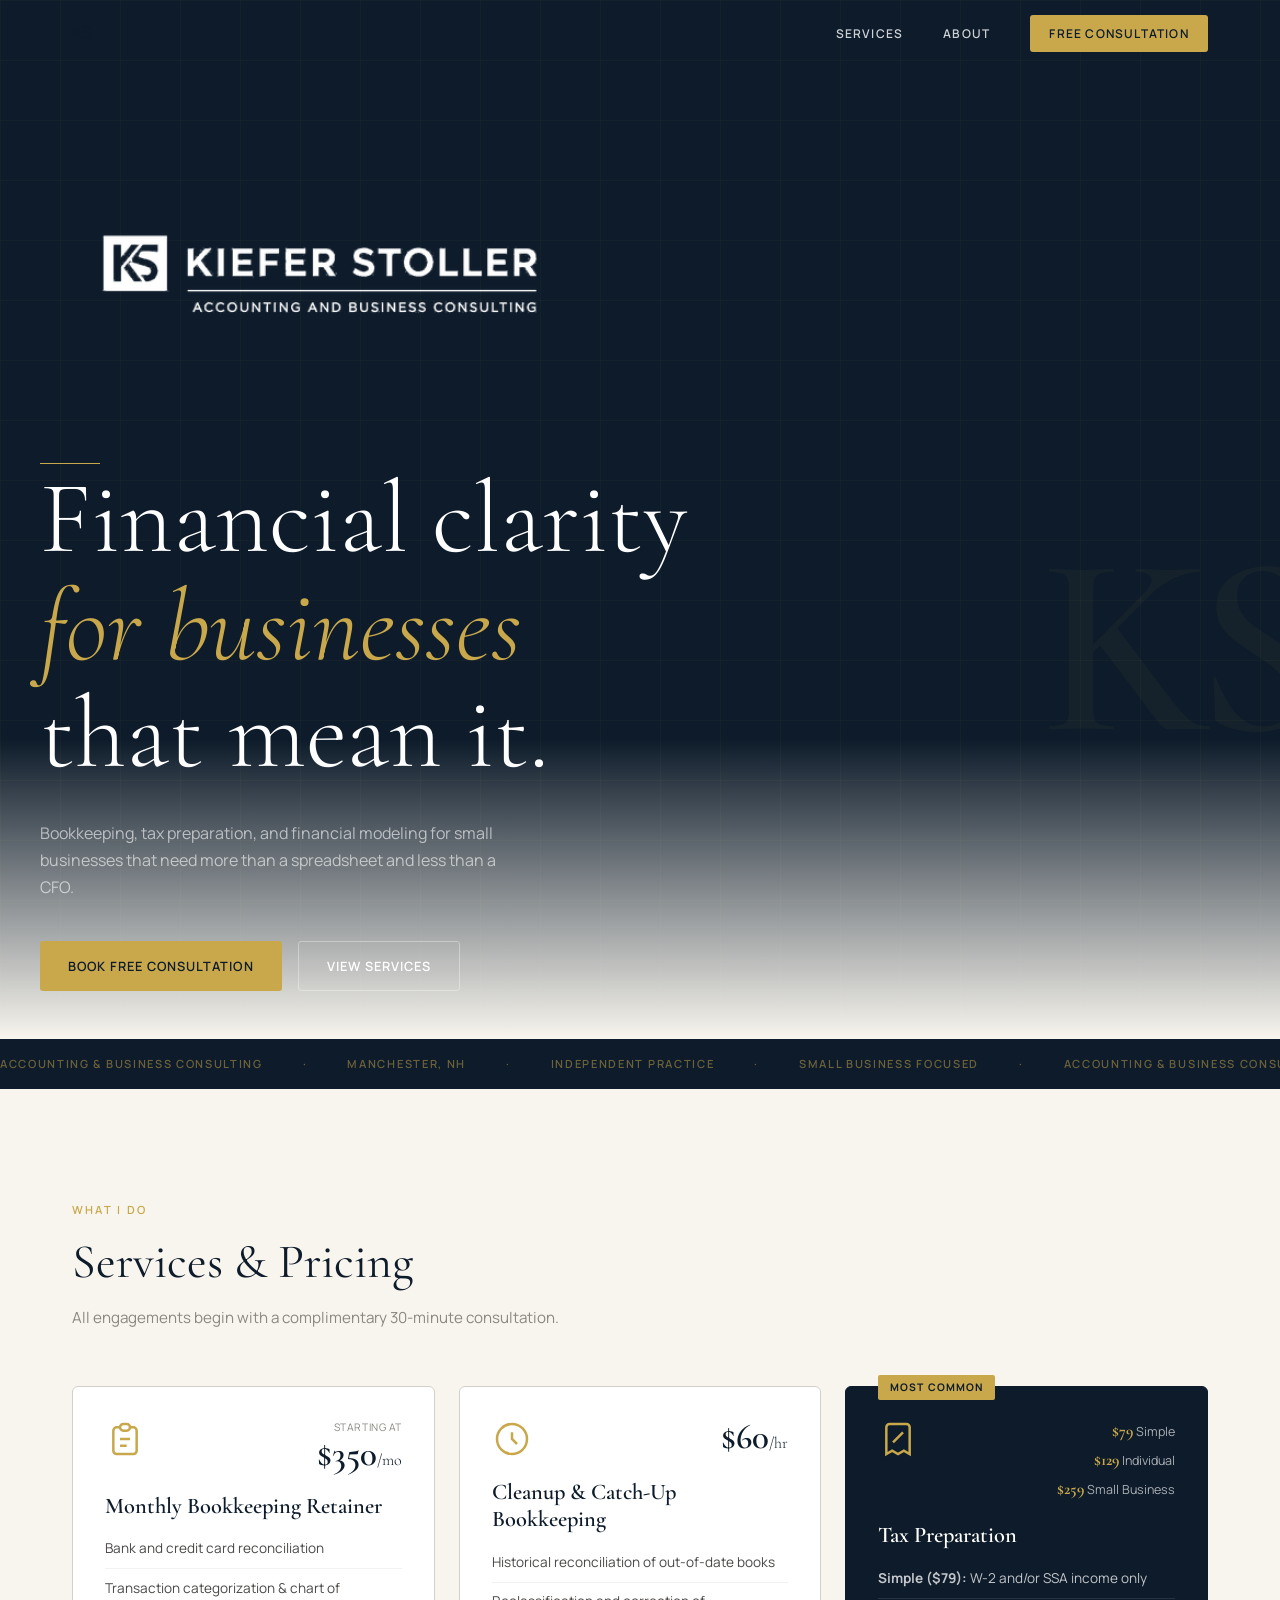
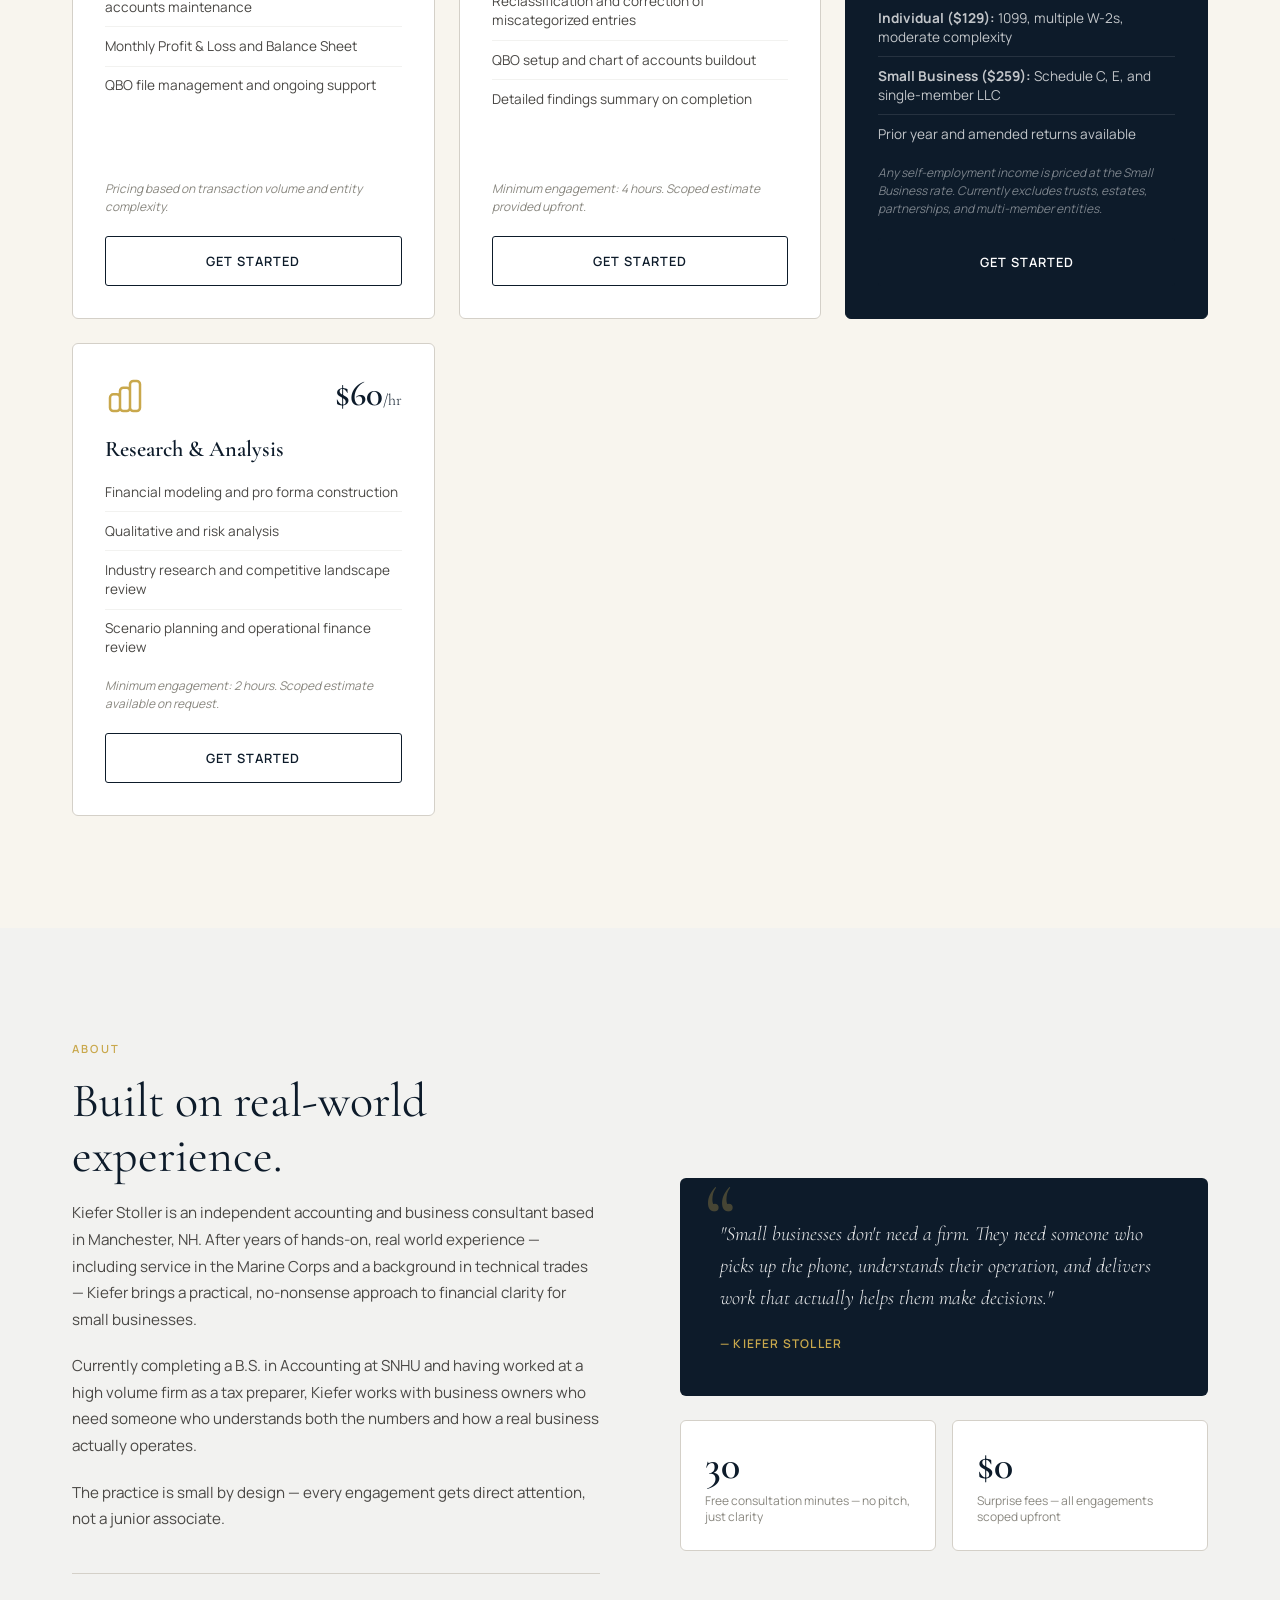
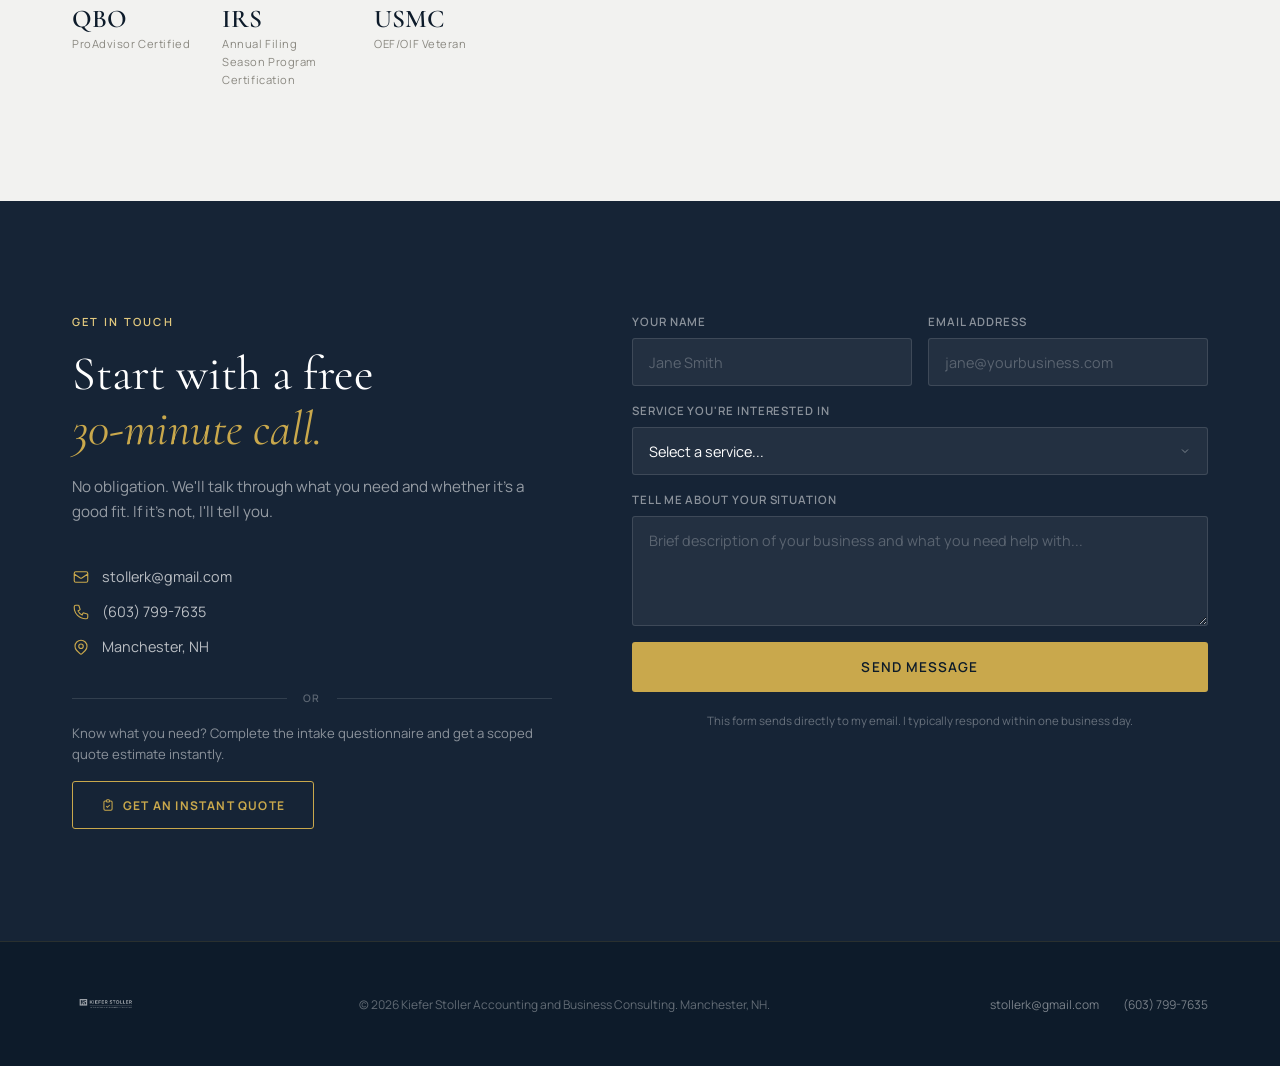
<file: index.html>
<!DOCTYPE html>
<html lang="en">
<head>
  <meta charset="UTF-8" />
  <meta name="viewport" content="width=device-width, initial-scale=1.0" />
  <title>Kiefer Stoller | Accounting & Business Consulting</title>
  <meta name="description" content="Independent accounting and business consulting for small businesses in Manchester, NH. Bookkeeping, tax preparation, financial modeling, and analysis." />
  <link rel="preconnect" href="https://fonts.googleapis.com" />
  <link rel="preconnect" href="https://fonts.gstatic.com" crossorigin />
  <link href="https://fonts.googleapis.com/css2?family=Cormorant+Garamond:ital,wght@0,300;0,400;0,600;1,300;1,400&family=Manrope:wght@300;400;500;600&display=swap" rel="stylesheet" />
  <link rel="stylesheet" href="css/styles.css" />
  <style>
  .intake-cta { margin-top: 2rem; }
  .intake-cta__divider { display:flex; align-items:center; gap:1rem; margin-bottom:1rem; }
  .intake-cta__divider::before, .intake-cta__divider::after { content:''; flex:1; height:1px; background:rgba(255,255,255,.12); }
  .intake-cta__divider span { font-size:.65rem; font-weight:600; letter-spacing:.15em; text-transform:uppercase; color:rgba(255,255,255,.3); }
  .intake-cta__text { font-size:.82rem; color:rgba(255,255,255,.5); line-height:1.6; margin-bottom:1rem; }
  .btn--intake { display:inline-flex; align-items:center; gap:.5rem; padding:.85rem 1.75rem; font-family:var(--font-body); font-size:.75rem; font-weight:700; letter-spacing:.1em; text-transform:uppercase; background:transparent; color:var(--gold); border:1px solid var(--gold); border-radius:var(--radius); cursor:pointer; transition:var(--transition); text-decoration:none; }
  .btn--intake:hover { background:var(--gold); color:var(--navy); transform:translateY(-2px); }
  </style>
</head>
<body>

  <!-- NAV -->
  <nav class="nav" id="nav">
    <div class="nav__inner">
      <a href="#hero" class="nav__logo">
        <span class="nav__logo-text">KS</span>
      </a>
      <ul class="nav__links">
        <li><a href="#services">Services</a></li>
        <li><a href="#about">About</a></li>
        <li><a href="#contact" class="nav__cta">Free Consultation</a></li>
      </ul>
      <button class="nav__hamburger" id="hamburger" aria-label="Toggle menu">
        <span></span><span></span><span></span>
      </button>
    </div>
    <div class="nav__mobile" id="mobileMenu">
      <a href="#services" class="mobile-link">Services</a>
      <a href="#about" class="mobile-link">About</a>
      <a href="#contact" class="mobile-link">Free Consultation</a>
    </div>
  </nav>

  <!-- HERO -->
  <section class="hero" id="hero">
    <div class="hero__bg-grid"></div>
    <div class="hero__content">
      <div class="hero__logo-wrap reveal">
        <img src="[data-uri]" alt="Kiefer Stoller" class="hero__logo" />
      </div>
      <div class="hero__divider reveal"></div>
      <h1 class="hero__headline reveal">
        Financial clarity<br />
        <em>for businesses</em><br />
        that mean it.
      </h1>
      <p class="hero__sub reveal">
        Bookkeeping, tax preparation, and financial modeling for small businesses
        that need more than a spreadsheet and less than a CFO.
      </p>
      <div class="hero__actions reveal">
        <a href="#contact" class="btn btn--primary">Book Free Consultation</a>
        <a href="#services" class="btn btn--ghost">View Services</a>
      </div>
    </div>
    <div class="hero__mark reveal-right">
      <span>KS</span>
    </div>
  </section>

  <!-- DIVIDER -->
  <div class="divider">
    <span>Accounting &amp; Business Consulting</span>
    <span aria-hidden="true">&middot;</span>
    <span>Manchester, NH</span>
    <span aria-hidden="true">&middot;</span>
    <span>Independent Practice</span>
    <span aria-hidden="true">&middot;</span>
    <span>Small Business Focused</span>
    <span aria-hidden="true">&middot;</span>
    <span>Accounting &amp; Business Consulting</span>
    <span aria-hidden="true">&middot;</span>
    <span>Manchester, NH</span>
  </div>

  <!-- SERVICES -->
  <section class="services" id="services">
    <div class="container">
      <div class="section-header reveal">
        <span class="section-label">What I Do</span>
        <h2 class="section-title">Services &amp; Pricing</h2>
        <p class="section-sub">All engagements begin with a complimentary 30-minute consultation.</p>
      </div>

      <div class="services__grid">

        <div class="service-card reveal">
          <div class="service-card__top">
            <div class="service-card__icon">
              <svg viewBox="0 0 24 24" fill="none" stroke="currentColor" stroke-width="1.5"><path d="M9 5H7a2 2 0 00-2 2v12a2 2 0 002 2h10a2 2 0 002-2V7a2 2 0 00-2-2h-2M9 5a2 2 0 002 2h2a2 2 0 002-2M9 5a2 2 0 012-2h2a2 2 0 012 2"/><path d="M9 12h6M9 16h4"/></svg>
            </div>
            <div class="service-card__pricing">
              <span class="price-from">Starting at</span>
              <span class="price-amount">$350<span class="price-unit">/mo</span></span>
            </div>
          </div>
          <h3 class="service-card__title">Monthly Bookkeeping Retainer</h3>
          <ul class="service-card__list">
            <li>Bank and credit card reconciliation</li>
            <li>Transaction categorization &amp; chart of accounts maintenance</li>
            <li>Monthly Profit &amp; Loss and Balance Sheet</li>
            <li>QBO file management and ongoing support</li>
          </ul>
          <p class="service-card__note">Pricing based on transaction volume and entity complexity.</p>
          <a href="#contact" class="btn btn--outline">Get Started</a>
        </div>

        <div class="service-card reveal">
          <div class="service-card__top">
            <div class="service-card__icon">
              <svg viewBox="0 0 24 24" fill="none" stroke="currentColor" stroke-width="1.5"><path d="M12 8v4l3 3m6-3a9 9 0 11-18 0 9 9 0 0118 0z"/></svg>
            </div>
            <div class="service-card__pricing">
              <span class="price-amount">$60<span class="price-unit">/hr</span></span>
            </div>
          </div>
          <h3 class="service-card__title">Cleanup &amp; Catch-Up Bookkeeping</h3>
          <ul class="service-card__list">
            <li>Historical reconciliation of out-of-date books</li>
            <li>Reclassification and correction of miscategorized entries</li>
            <li>QBO setup and chart of accounts buildout</li>
            <li>Detailed findings summary on completion</li>
          </ul>
          <p class="service-card__note">Minimum engagement: 4 hours. Scoped estimate provided upfront.</p>
          <a href="#contact" class="btn btn--outline">Get Started</a>
        </div>

        <div class="service-card service-card--featured reveal">
          <div class="service-card__badge">Most Common</div>
          <div class="service-card__top">
            <div class="service-card__icon">
              <svg viewBox="0 0 24 24" fill="none" stroke="currentColor" stroke-width="1.5"><path d="M9 14l6-6m-5.5.5h.01m4.99 5h.01M19 21V5a2 2 0 00-2-2H7a2 2 0 00-2 2v16l3.5-2 3.5 2 3.5-2 3.5 2z"/></svg>
            </div>
            <div class="service-card__pricing service-card__pricing--tiers">
              <span class="price-tier"><strong>$79</strong> Simple</span>
              <span class="price-tier"><strong>$129</strong> Individual</span>
              <span class="price-tier"><strong>$259</strong> Small Business</span>
            </div>
          </div>
          <h3 class="service-card__title">Tax Preparation</h3>
          <ul class="service-card__list">
            <li><strong>Simple ($79):</strong> W-2 and/or SSA income only</li>
            <li><strong>Individual ($129):</strong> 1099, multiple W-2s, moderate complexity</li>
            <li><strong>Small Business ($259):</strong> Schedule C, E, and single-member LLC</li>
            <li>Prior year and amended returns available</li>
          </ul>
          <p class="service-card__note">Any self-employment income is priced at the Small Business rate. Currently excludes trusts, estates, partnerships, and multi-member entities.</p>
          <a href="#contact" class="btn btn--primary-dark">Get Started</a>
        </div>

        <div class="service-card reveal">
          <div class="service-card__top">
            <div class="service-card__icon">
              <svg viewBox="0 0 24 24" fill="none" stroke="currentColor" stroke-width="1.5"><path d="M9 19v-6a2 2 0 00-2-2H5a2 2 0 00-2 2v6a2 2 0 002 2h2a2 2 0 002-2zm0 0V9a2 2 0 012-2h2a2 2 0 012 2v10m-6 0a2 2 0 002 2h2a2 2 0 002-2m0 0V5a2 2 0 012-2h2a2 2 0 012 2v14a2 2 0 01-2 2h-2a2 2 0 01-2-2z"/></svg>
            </div>
            <div class="service-card__pricing">
              <span class="price-amount">$60<span class="price-unit">/hr</span></span>
            </div>
          </div>
          <h3 class="service-card__title">Research &amp; Analysis</h3>
          <ul class="service-card__list">
            <li>Financial modeling and pro forma construction</li>
            <li>Qualitative and risk analysis</li>
            <li>Industry research and competitive landscape review</li>
            <li>Scenario planning and operational finance review</li>
          </ul>
          <p class="service-card__note">Minimum engagement: 2 hours. Scoped estimate available on request.</p>
          <a href="#contact" class="btn btn--outline">Get Started</a>
        </div>

      </div>
    </div>
  </section>

  <!-- ABOUT -->
  <section class="about" id="about">
    <div class="container about__inner">
      <div class="about__left reveal">
        <span class="section-label">About</span>
        <h2 class="section-title">Built on real-world experience.</h2>
        <p>Kiefer Stoller is an independent accounting and business consultant based in Manchester, NH. After years of hands-on, real world experience &mdash; including service in the Marine Corps and a background in technical trades &mdash; Kiefer brings a practical, no-nonsense approach to financial clarity for small businesses.</p>
        <p>Currently completing a B.S. in Accounting at SNHU and having worked at a high volume firm as a tax preparer, Kiefer works with business owners who need someone who understands both the numbers and how a real business actually operates.</p>
        <p>The practice is small by design &mdash; every engagement gets direct attention, not a junior associate.</p>
        <div class="about__credentials">
          <div class="credential">
            <span class="credential__value">QBO</span>
            <span class="credential__label">ProAdvisor Certified</span>
          </div>
          <div class="credential">
            <span class="credential__value">IRS</span>
            <span class="credential__label">Annual Filing Season Program Certification</span>
          </div>
          <div class="credential">
            <span class="credential__value">USMC</span>
            <span class="credential__label">OEF/OIF Veteran</span>
          </div>
        </div>
      </div>
      <div class="about__right reveal-right">
        <div class="about__card">
          <blockquote>
            "Small businesses don't need a firm. They need someone who picks up the phone, understands their operation, and delivers work that actually helps them make decisions."
          </blockquote>
          <cite>&mdash; Kiefer Stoller</cite>
        </div>
        <div class="about__stat-grid">
          <div class="about__stat">
            <span class="stat-number">30</span>
            <span class="stat-label">Free consultation minutes &mdash; no pitch, just clarity</span>
          </div>
          <div class="about__stat">
            <span class="stat-number">$0</span>
            <span class="stat-label">Surprise fees &mdash; all engagements scoped upfront</span>
          </div>
        </div>
      </div>
    </div>
  </section>

  <!-- CONTACT -->
  <section class="contact" id="contact">
    <div class="container">
      <div class="contact__inner reveal">
        <div class="contact__left">
          <span class="section-label section-label--light">Get in Touch</span>
          <h2 class="section-title section-title--light">Start with a free<br /><em>30-minute call.</em></h2>
          <p class="contact__sub">No obligation. We'll talk through what you need and whether it's a good fit. If it's not, I'll tell you.</p>
          <div class="contact__details">
            <a href="mailto:stollerk@gmail.com" class="contact__item">
              <svg viewBox="0 0 24 24" fill="none" stroke="currentColor" stroke-width="1.5"><path d="M3 8l7.89 5.26a2 2 0 002.22 0L21 8M5 19h14a2 2 0 002-2V7a2 2 0 00-2-2H5a2 2 0 00-2 2v10a2 2 0 002 2z"/></svg>
              stollerk@gmail.com
            </a>
            <a href="tel:+16037997635" class="contact__item">
              <svg viewBox="0 0 24 24" fill="none" stroke="currentColor" stroke-width="1.5"><path d="M3 5a2 2 0 012-2h3.28a1 1 0 01.948.684l1.498 4.493a1 1 0 01-.502 1.21l-2.257 1.13a11.042 11.042 0 005.516 5.516l1.13-2.257a1 1 0 011.21-.502l4.493 1.498a1 1 0 01.684.949V19a2 2 0 01-2 2h-1C9.716 21 3 14.284 3 6V5z"/></svg>
              (603) 799-7635
            </a>
            <span class="contact__item contact__item--plain">
              <svg viewBox="0 0 24 24" fill="none" stroke="currentColor" stroke-width="1.5"><path d="M17.657 16.657L13.414 20.9a1.998 1.998 0 01-2.827 0l-4.244-4.243a8 8 0 1111.314 0z"/><path d="M15 11a3 3 0 11-6 0 3 3 0 016 0z"/></svg>
              Manchester, NH
            </span>
          </div>
          <div class="intake-cta">
            <div class="intake-cta__divider"><span>or</span></div>
            <p class="intake-cta__text">Know what you need? Complete the intake questionnaire and get a scoped quote estimate instantly.</p>
            <a href="intake.html" class="btn btn--intake">
              <svg viewBox="0 0 24 24" fill="none" stroke="currentColor" stroke-width="1.75" style="width:14px;height:14px"><path d="M9 5H7a2 2 0 00-2 2v12a2 2 0 002 2h10a2 2 0 002-2V7a2 2 0 00-2-2h-2M9 5a2 2 0 002 2h2a2 2 0 002-2M9 5a2 2 0 012-2h2a2 2 0 012 2m-6 9l2 2 4-4"/></svg>
              Get an Instant Quote
            </a>
          </div>
        </div>
        <div class="contact__right">
          <form class="contact-form" id="contactForm" novalidate>
            <div class="form-row">
              <div class="form-group">
                <label for="name">Your Name</label>
                <input type="text" id="name" name="name" placeholder="Jane Smith" required />
              </div>
              <div class="form-group">
                <label for="email">Email Address</label>
                <input type="email" id="email" name="email" placeholder="jane@yourbusiness.com" required />
              </div>
            </div>
            <div class="form-group">
              <label for="service">Service You're Interested In</label>
              <select id="service" name="service">
                <option value="">Select a service...</option>
                <option value="bookkeeping">Monthly Bookkeeping Retainer</option>
                <option value="cleanup">Cleanup &amp; Catch-Up Bookkeeping</option>
                <option value="tax">Tax Preparation</option>
                <option value="analysis">Research &amp; Analysis</option>
                <option value="unsure">Not Sure Yet</option>
              </select>
            </div>
            <div class="form-group">
              <label for="message">Tell Me About Your Situation</label>
              <textarea id="message" name="message" rows="4" placeholder="Brief description of your business and what you need help with..."></textarea>
            </div>
            <button type="submit" class="btn btn--submit">Send Message</button>
            <p class="form-note">This form sends directly to my email. I typically respond within one business day.</p>
          </form>
        </div>
      </div>
    </div>
  </section>

  <!-- FOOTER -->
  <footer class="footer">
    <div class="container footer__inner">
      <img src="[data-uri]" alt="Kiefer Stoller" class="footer__logo" />
      <p class="footer__copy">&copy; <span id="year"></span> Kiefer Stoller Accounting and Business Consulting. Manchester, NH.</p>
      <div class="footer__links">
        <a href="mailto:stollerk@gmail.com">stollerk@gmail.com</a>
        <a href="tel:+16037997635">(603) 799-7635</a>
      </div>
    </div>
  </footer>

  <script src="js/main.js"></script>
</body>
</html>
</file>
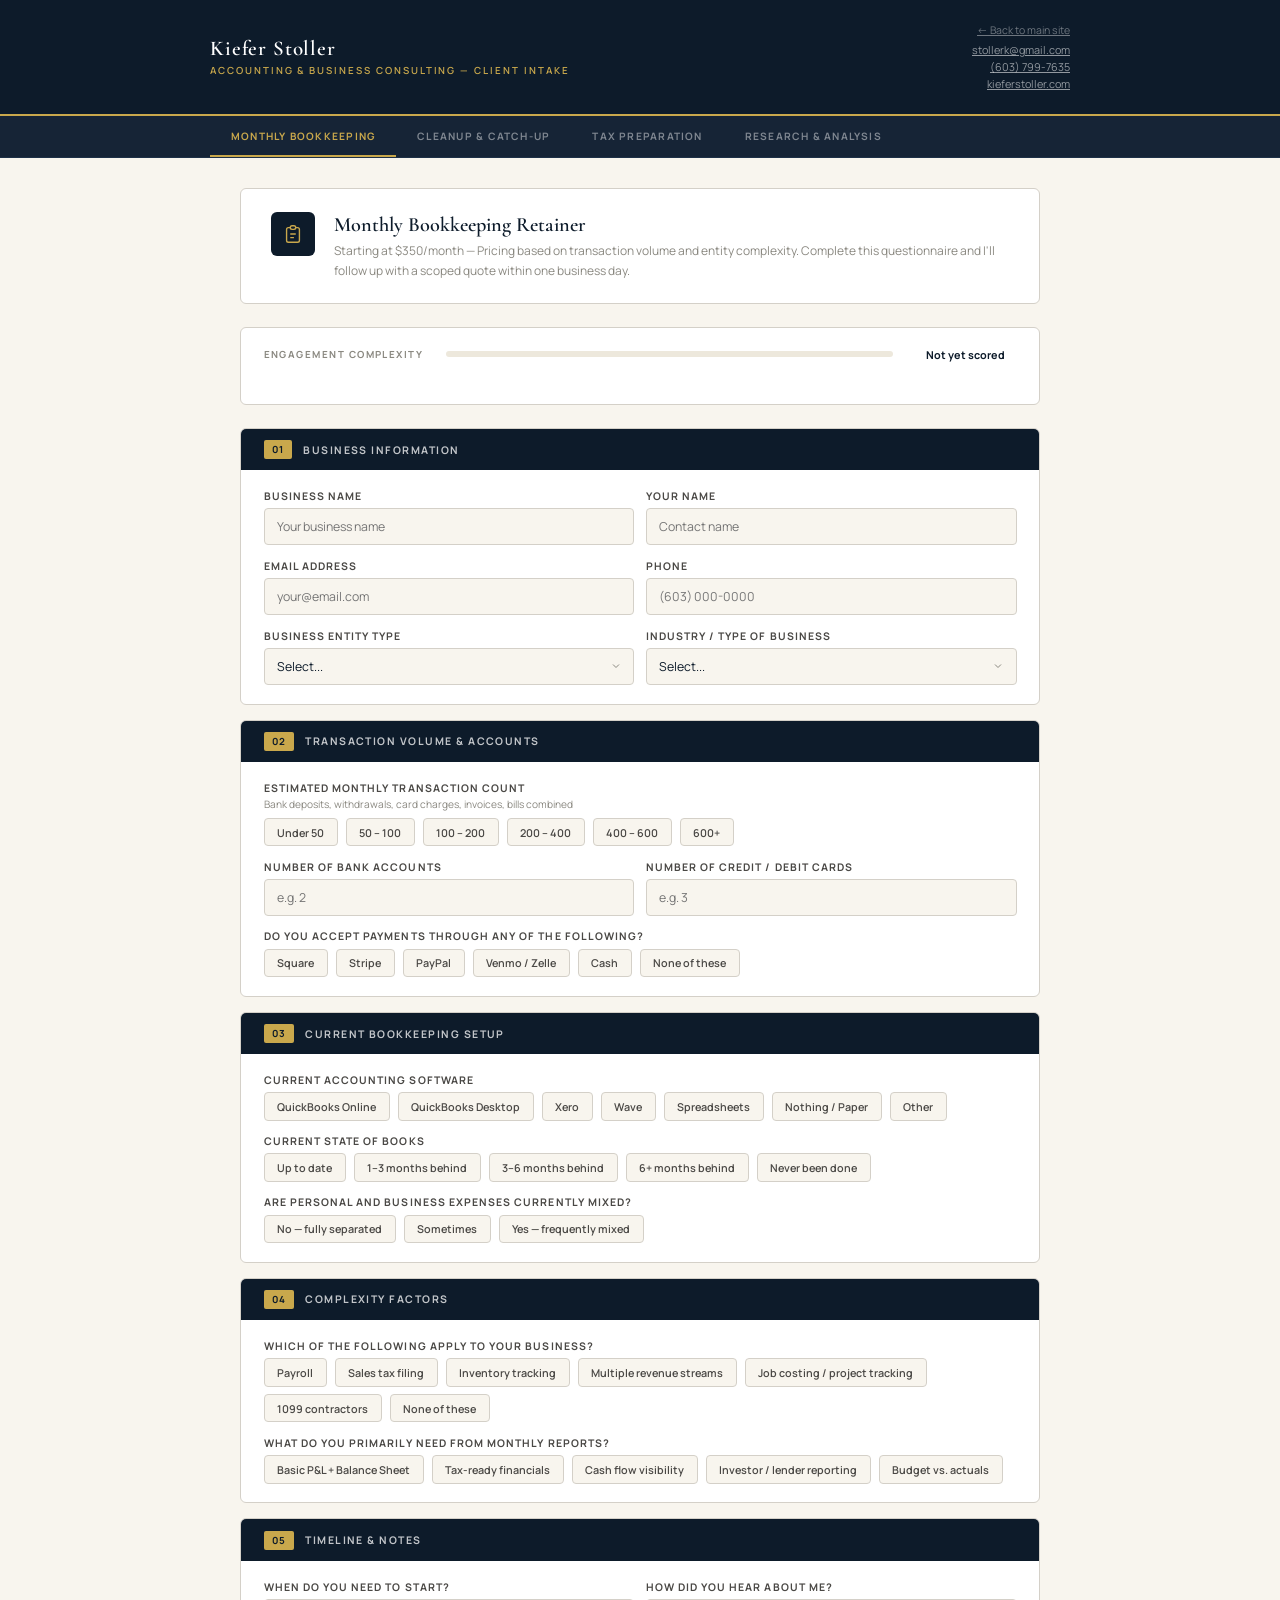
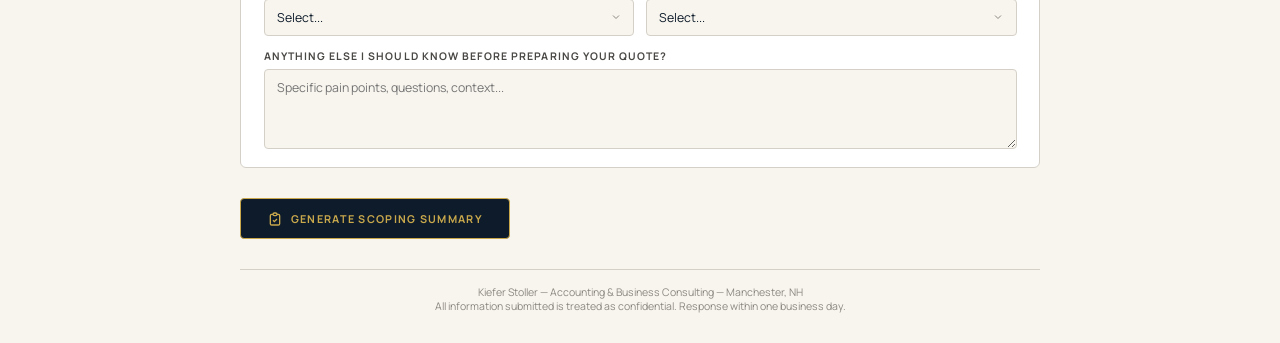
<file: intake.html>
<!DOCTYPE html>
<html lang="en">
<head>
<meta charset="UTF-8"/>
<meta name="viewport" content="width=device-width,initial-scale=1.0"/>
<title>Kiefer Stoller | Client Intake Questionnaire</title>
<link rel="preconnect" href="https://fonts.googleapis.com"/>
<link rel="preconnect" href="https://fonts.gstatic.com" crossorigin/>
<link href="https://fonts.googleapis.com/css2?family=Cormorant+Garamond:ital,wght@0,400;0,600;1,400&family=Manrope:wght@300;400;500;600;700&display=swap" rel="stylesheet"/>
<style>
*,*::before,*::after{box-sizing:border-box;margin:0;padding:0}
:root{
  --navy:#0D1B2A;--navy-mid:#162436;--navy-lt:#1E3148;
  --gold:#C9A84C;--gold-lt:#E2C97E;
  --cream:#F8F5EE;--cream-dk:#EDE8DC;
  --white:#FFFFFF;
  --gray-2:#D4D0C8;--gray-5:#8A8880;--gray-7:#4A4845;
  --green:#27AE60;--amber:#E67E22;--red:#E74C3C;
}
html{font-size:15px;scroll-behavior:smooth}
body{font-family:'Manrope',sans-serif;background:var(--cream);color:var(--navy);min-height:100vh}

/* HEADER */
.hdr{background:var(--navy);padding:1.5rem 2rem;border-bottom:2px solid var(--gold)}
.hdr-inner{max-width:860px;margin:0 auto;display:flex;align-items:center;justify-content:space-between;flex-wrap:wrap;gap:1rem}
.hdr-brand{display:flex;flex-direction:column;gap:3px}
.hdr-name{font-family:'Cormorant Garamond',serif;font-size:1.4rem;font-weight:600;color:var(--white);letter-spacing:.04em}
.hdr-sub{font-size:.65rem;font-weight:600;letter-spacing:.2em;text-transform:uppercase;color:var(--gold)}
.hdr-contact{display:flex;flex-direction:column;align-items:flex-end;gap:2px}
.hdr-contact a{font-size:.72rem;color:rgba(255,255,255,.55);transition:color .2s}
.hdr-contact a:hover{color:var(--gold)}

/* SERVICE SELECTOR */
.service-selector{background:var(--navy-mid);border-bottom:1px solid var(--navy-lt);padding:0 2rem}
.service-selector-inner{max-width:860px;margin:0 auto;display:flex;gap:0;overflow-x:auto}
.svc-tab{padding:.85rem 1.4rem;font-size:.68rem;font-weight:700;letter-spacing:.12em;text-transform:uppercase;color:rgba(255,255,255,.45);cursor:pointer;border-bottom:2px solid transparent;white-space:nowrap;transition:.2s}
.svc-tab:hover{color:rgba(255,255,255,.7)}
.svc-tab.active{color:var(--gold);border-bottom-color:var(--gold)}

/* MAIN */
.main{max-width:860px;margin:0 auto;padding:2rem}

/* INTRO CARD */
.intro-card{background:var(--white);border:1px solid var(--gray-2);border-radius:6px;padding:1.5rem 2rem;margin-bottom:1.5rem;display:flex;align-items:flex-start;gap:1.25rem}
.intro-icon{width:44px;height:44px;background:var(--navy);border-radius:6px;display:flex;align-items:center;justify-content:center;flex-shrink:0}
.intro-icon svg{width:22px;height:22px;color:var(--gold)}
.intro-title{font-family:'Cormorant Garamond',serif;font-size:1.35rem;font-weight:600;color:var(--navy);margin-bottom:.3rem}
.intro-desc{font-size:.8rem;color:var(--gray-5);line-height:1.65}

/* COMPLEXITY METER */
.complexity-bar{background:var(--white);border:1px solid var(--gray-2);border-radius:6px;padding:1rem 1.5rem;margin-bottom:1.5rem;display:flex;align-items:center;gap:1.5rem;flex-wrap:wrap}
.cx-label{font-size:.65rem;font-weight:700;letter-spacing:.15em;text-transform:uppercase;color:var(--gray-5);flex-shrink:0}
.cx-track{flex:1;min-width:180px;height:6px;background:var(--cream-dk);border-radius:3px;overflow:hidden}
.cx-fill{height:100%;border-radius:3px;transition:width .4s ease,background .4s ease;width:0%}
.cx-badge{font-size:.72rem;font-weight:700;padding:.25rem .75rem;border-radius:20px;flex-shrink:0}
.cx-low{background:rgba(39,174,96,.15);color:#1a7a40}
.cx-mid{background:rgba(230,126,34,.15);color:#b35a0a}
.cx-high{background:rgba(231,76,60,.15);color:#b52a1c}
.cx-note{font-size:.7rem;color:var(--gray-5);width:100%;margin-top:.1rem}

/* SECTIONS */
.form-section{background:var(--white);border:1px solid var(--gray-2);border-radius:6px;margin-bottom:1rem;overflow:hidden}
.sec-hdr{padding:.75rem 1.5rem;background:var(--navy);display:flex;align-items:center;gap:.75rem}
.sec-hdr-num{font-size:.65rem;font-weight:700;letter-spacing:.1em;background:var(--gold);color:var(--navy);padding:.2rem .55rem;border-radius:2px}
.sec-hdr-title{font-size:.7rem;font-weight:700;letter-spacing:.14em;text-transform:uppercase;color:rgba(255,255,255,.75)}
.sec-body{padding:1.25rem 1.5rem;display:flex;flex-direction:column;gap:.9rem}

/* FORM FIELDS */
.field{display:flex;flex-direction:column;gap:.35rem}
.field-row{display:grid;grid-template-columns:1fr 1fr;gap:.75rem}
.field label{font-size:.7rem;font-weight:700;letter-spacing:.1em;text-transform:uppercase;color:var(--gray-7)}
.field .sublabel{font-size:.68rem;color:var(--gray-5);margin-top:-.2rem;margin-bottom:.1rem}
.field input[type=text],
.field input[type=email],
.field input[type=tel],
.field input[type=number],
.field select,
.field textarea{
  background:var(--cream);border:1px solid var(--gray-2);border-radius:4px;
  padding:.6rem .85rem;font-family:'Manrope',sans-serif;font-size:.82rem;
  color:var(--navy);outline:none;transition:border-color .2s;width:100%;
}
.field input:focus,.field select:focus,.field textarea:focus{border-color:var(--gold)}
.field textarea{resize:vertical;min-height:80px}
.field select{cursor:pointer;-webkit-appearance:none;background-image:url("data:image/svg+xml,%3Csvg xmlns='http://www.w3.org/2000/svg' width='12' height='12' viewBox='0 0 24 24' fill='none' stroke='%238A8880' stroke-width='2'%3E%3Cpath d='M6 9l6 6 6-6'/%3E%3C/svg%3E");background-repeat:no-repeat;background-position:right .75rem center;padding-right:2rem}

/* RADIO / CHECKBOX GROUPS */
.opt-group{display:flex;flex-wrap:wrap;gap:.5rem}
.opt-btn{font-size:.72rem;font-weight:600;padding:.38rem .85rem;border:1px solid var(--gray-2);border-radius:4px;cursor:pointer;color:var(--gray-7);background:var(--cream);transition:.2s;user-select:none}
.opt-btn:hover{border-color:var(--gold);color:var(--navy)}
.opt-btn.selected{background:var(--navy);border-color:var(--navy);color:var(--white)}
.opt-btn.selected.multi{background:rgba(201,168,76,.15);border-color:var(--gold);color:var(--navy)}

/* PANE */
.pane{display:none}.pane.active{display:block}

/* SUMMARY */
.summary-box{background:var(--navy);border-radius:6px;padding:1.5rem;margin-top:1.5rem;display:none}
.summary-box.visible{display:block}
.sum-title{font-family:'Cormorant Garamond',serif;font-size:1.2rem;font-weight:600;color:var(--white);margin-bottom:1rem;padding-bottom:.75rem;border-bottom:1px solid rgba(201,168,76,.25)}
.sum-grid{display:grid;grid-template-columns:1fr 1fr;gap:.5rem .75rem;margin-bottom:1rem}
.sum-row{display:flex;flex-direction:column;gap:2px}
.sum-k{font-size:.6rem;font-weight:700;letter-spacing:.12em;text-transform:uppercase;color:rgba(255,255,255,.4)}
.sum-v{font-size:.8rem;color:rgba(255,255,255,.85)}
.sum-quote{background:rgba(201,168,76,.1);border:1px solid rgba(201,168,76,.3);border-radius:4px;padding:1rem;margin:.75rem 0}
.sum-quote-lbl{font-size:.62rem;font-weight:700;letter-spacing:.14em;text-transform:uppercase;color:var(--gold);margin-bottom:.4rem}
.sum-quote-val{font-size:1.1rem;font-weight:700;color:var(--gold)}
.sum-quote-note{font-size:.7rem;color:rgba(255,255,255,.5);margin-top:.25rem}
.sum-actions{display:flex;gap:.75rem;flex-wrap:wrap;margin-top:1rem}
.btn-copy{background:var(--gold);color:var(--navy);border:none;border-radius:4px;padding:.7rem 1.5rem;font-family:'Manrope',sans-serif;font-size:.72rem;font-weight:700;letter-spacing:.1em;text-transform:uppercase;cursor:pointer;transition:.2s}
.btn-copy:hover{background:var(--gold-lt)}
.btn-print{background:transparent;color:rgba(255,255,255,.55);border:1px solid rgba(255,255,255,.15);border-radius:4px;padding:.7rem 1.5rem;font-family:'Manrope',sans-serif;font-size:.72rem;font-weight:700;letter-spacing:.1em;text-transform:uppercase;cursor:pointer;transition:.2s}
.btn-submit-email{background:var(--gold);color:var(--navy);border:none;border-radius:4px;padding:.7rem 1.5rem;font-family:'Manrope',sans-serif;font-size:.72rem;font-weight:700;letter-spacing:.1em;text-transform:uppercase;cursor:pointer;transition:.2s}
.btn-submit-email:hover{background:var(--gold-lt)}
.btn-submit-email.sent{background:var(--green);color:white}
.btn-print:hover{color:var(--white);border-color:rgba(255,255,255,.4)}
.btn-generate{display:inline-flex;align-items:center;gap:.5rem;background:var(--navy);color:var(--gold);border:1px solid var(--gold);border-radius:4px;padding:.75rem 1.75rem;font-family:'Manrope',sans-serif;font-size:.72rem;font-weight:700;letter-spacing:.12em;text-transform:uppercase;cursor:pointer;transition:.2s;margin-top:1rem}
.btn-generate:hover{background:rgba(201,168,76,.1)}

/* FOOTER NOTE */
.footer-note{text-align:center;font-size:.7rem;color:var(--gray-5);margin-top:2rem;padding-top:1rem;border-top:1px solid var(--gray-2)}

@media(max-width:640px){
  .field-row{grid-template-columns:1fr}
  .sum-grid{grid-template-columns:1fr}
  .main{padding:1rem}
}
@media print{
  .service-selector,.hdr-contact,.btn-generate,.sum-actions,.svc-tab:not(.active){display:none}
  .pane.active{display:block}
  body{background:white}
}
</style>
</head>
<body>

<div class="hdr">
  <div class="hdr-inner">
    <div class="hdr-brand">
      <span class="hdr-name">Kiefer Stoller</span>
      <span class="hdr-sub">Accounting &amp; Business Consulting &mdash; Client Intake</span>
    </div>
    <div class="hdr-contact">
      <a href="index.html" style="font-size:.7rem;color:rgba(255,255,255,.4);margin-bottom:.25rem;display:block;transition:color .2s" onmouseover="this.style.color='#C9A84C'" onmouseout="this.style.color='rgba(255,255,255,.4)'">&#8592; Back to main site</a>
      <a href="mailto:stollerk@gmail.com">stollerk@gmail.com</a>
      <a href="tel:+16037997635">(603) 799-7635</a>
      <a href="https://ks-consulting603.github.io/Consulting/" target="_blank">kieferstoller.com</a>
    </div>
  </div>
</div>

<div class="service-selector">
  <div class="service-selector-inner">
    <div class="svc-tab active" onclick="switchService('bookkeeping')">Monthly Bookkeeping</div>
    <div class="svc-tab" onclick="switchService('cleanup')">Cleanup &amp; Catch-Up</div>
    <div class="svc-tab" onclick="switchService('tax')">Tax Preparation</div>
    <div class="svc-tab" onclick="switchService('analysis')">Research &amp; Analysis</div>
  </div>
</div>

<div class="main">

<!-- ======== MONTHLY BOOKKEEPING ======== -->
<div class="pane active" id="pane-bookkeeping">
  <div class="intro-card">
    <div class="intro-icon"><svg viewBox="0 0 24 24" fill="none" stroke="currentColor" stroke-width="1.5"><path d="M9 5H7a2 2 0 00-2 2v12a2 2 0 002 2h10a2 2 0 002-2V7a2 2 0 00-2-2h-2M9 5a2 2 0 002 2h2a2 2 0 002-2M9 5a2 2 0 012-2h2a2 2 0 012 2"/><path d="M9 12h6M9 16h4"/></svg></div>
    <div>
      <div class="intro-title">Monthly Bookkeeping Retainer</div>
      <div class="intro-desc">Starting at $350/month &mdash; Pricing based on transaction volume and entity complexity. Complete this questionnaire and I'll follow up with a scoped quote within one business day.</div>
    </div>
  </div>

  <div class="complexity-bar">
    <span class="cx-label">Engagement Complexity</span>
    <div class="cx-track"><div class="cx-fill" id="bk-cx-fill"></div></div>
    <span class="cx-badge" id="bk-cx-badge">Not yet scored</span>
    <div class="cx-note" id="bk-cx-note"></div>
  </div>

  <div class="form-section">
    <div class="sec-hdr"><span class="sec-hdr-num">01</span><span class="sec-hdr-title">Business Information</span></div>
    <div class="sec-body">
      <div class="field-row">
        <div class="field"><label>Business Name</label><input type="text" id="bk-bizname" placeholder="Your business name" oninput="scoreBK()"/></div>
        <div class="field"><label>Your Name</label><input type="text" id="bk-name" placeholder="Contact name" oninput="scoreBK()"/></div>
      </div>
      <div class="field-row">
        <div class="field"><label>Email Address</label><input type="email" id="bk-email" placeholder="your@email.com"/></div>
        <div class="field"><label>Phone</label><input type="tel" id="bk-phone" placeholder="(603) 000-0000"/></div>
      </div>
      <div class="field-row">
        <div class="field">
          <label>Business Entity Type</label>
          <select id="bk-entity" onchange="scoreBK()">
            <option value="">Select...</option>
            <option value="sole">Sole Proprietor / DBA</option>
            <option value="llc1">Single-Member LLC</option>
            <option value="llcm">Multi-Member LLC</option>
            <option value="scorps">S-Corporation</option>
            <option value="ccorp">C-Corporation</option>
            <option value="partner">Partnership</option>
          </select>
        </div>
        <div class="field">
          <label>Industry / Type of Business</label>
          <select id="bk-industry" onchange="scoreBK()">
            <option value="">Select...</option>
            <option value="retail">Retail</option>
            <option value="restaurant">Restaurant / Food Service</option>
            <option value="construction">Construction / Trades</option>
            <option value="services">Professional Services</option>
            <option value="health">Health / Medical</option>
            <option value="realestate">Real Estate</option>
            <option value="ecomm">E-Commerce</option>
            <option value="nonprofit">Non-Profit</option>
            <option value="tech">Technology / SaaS</option>
            <option value="other">Other</option>
          </select>
        </div>
      </div>
    </div>
  </div>

  <div class="form-section">
    <div class="sec-hdr"><span class="sec-hdr-num">02</span><span class="sec-hdr-title">Transaction Volume &amp; Accounts</span></div>
    <div class="sec-body">
      <div class="field">
        <label>Estimated Monthly Transaction Count</label>
        <div class="sublabel">Bank deposits, withdrawals, card charges, invoices, bills combined</div>
        <div class="opt-group" id="bk-txn">
          <span class="opt-btn" onclick="pick(this,'bk-txn');scoreBK()">Under 50</span>
          <span class="opt-btn" onclick="pick(this,'bk-txn');scoreBK()">50 &ndash; 100</span>
          <span class="opt-btn" onclick="pick(this,'bk-txn');scoreBK()">100 &ndash; 200</span>
          <span class="opt-btn" onclick="pick(this,'bk-txn');scoreBK()">200 &ndash; 400</span>
          <span class="opt-btn" onclick="pick(this,'bk-txn');scoreBK()">400 &ndash; 600</span>
          <span class="opt-btn" onclick="pick(this,'bk-txn');scoreBK()">600+</span>
        </div>
      </div>
      <div class="field-row">
        <div class="field"><label>Number of Bank Accounts</label><input type="number" id="bk-bankaccts" min="1" max="20" placeholder="e.g. 2" oninput="scoreBK()"/></div>
        <div class="field"><label>Number of Credit / Debit Cards</label><input type="number" id="bk-cards" min="0" max="20" placeholder="e.g. 3" oninput="scoreBK()"/></div>
      </div>
      <div class="field">
        <label>Do you accept payments through any of the following?</label>
        <div class="opt-group" id="bk-payments">
          <span class="opt-btn" onclick="mpick(this,'bk-payments');scoreBK()">Square</span>
          <span class="opt-btn" onclick="mpick(this,'bk-payments');scoreBK()">Stripe</span>
          <span class="opt-btn" onclick="mpick(this,'bk-payments');scoreBK()">PayPal</span>
          <span class="opt-btn" onclick="mpick(this,'bk-payments');scoreBK()">Venmo / Zelle</span>
          <span class="opt-btn" onclick="mpick(this,'bk-payments');scoreBK()">Cash</span>
          <span class="opt-btn" onclick="mpick(this,'bk-payments');scoreBK()">None of these</span>
        </div>
      </div>
    </div>
  </div>

  <div class="form-section">
    <div class="sec-hdr"><span class="sec-hdr-num">03</span><span class="sec-hdr-title">Current Bookkeeping Setup</span></div>
    <div class="sec-body">
      <div class="field">
        <label>Current Accounting Software</label>
        <div class="opt-group" id="bk-software">
          <span class="opt-btn" onclick="pick(this,'bk-software');scoreBK()">QuickBooks Online</span>
          <span class="opt-btn" onclick="pick(this,'bk-software');scoreBK()">QuickBooks Desktop</span>
          <span class="opt-btn" onclick="pick(this,'bk-software');scoreBK()">Xero</span>
          <span class="opt-btn" onclick="pick(this,'bk-software');scoreBK()">Wave</span>
          <span class="opt-btn" onclick="pick(this,'bk-software');scoreBK()">Spreadsheets</span>
          <span class="opt-btn" onclick="pick(this,'bk-software');scoreBK()">Nothing / Paper</span>
          <span class="opt-btn" onclick="pick(this,'bk-software');scoreBK()">Other</span>
        </div>
      </div>
      <div class="field">
        <label>Current State of Books</label>
        <div class="opt-group" id="bk-state">
          <span class="opt-btn" onclick="pick(this,'bk-state');scoreBK()">Up to date</span>
          <span class="opt-btn" onclick="pick(this,'bk-state');scoreBK()">1&ndash;3 months behind</span>
          <span class="opt-btn" onclick="pick(this,'bk-state');scoreBK()">3&ndash;6 months behind</span>
          <span class="opt-btn" onclick="pick(this,'bk-state');scoreBK()">6+ months behind</span>
          <span class="opt-btn" onclick="pick(this,'bk-state');scoreBK()">Never been done</span>
        </div>
      </div>
      <div class="field">
        <label>Are personal and business expenses currently mixed?</label>
        <div class="opt-group" id="bk-mixed">
          <span class="opt-btn" onclick="pick(this,'bk-mixed');scoreBK()">No &mdash; fully separated</span>
          <span class="opt-btn" onclick="pick(this,'bk-mixed');scoreBK()">Sometimes</span>
          <span class="opt-btn" onclick="pick(this,'bk-mixed');scoreBK()">Yes &mdash; frequently mixed</span>
        </div>
      </div>
    </div>
  </div>

  <div class="form-section">
    <div class="sec-hdr"><span class="sec-hdr-num">04</span><span class="sec-hdr-title">Complexity Factors</span></div>
    <div class="sec-body">
      <div class="field">
        <label>Which of the following apply to your business?</label>
        <div class="opt-group" id="bk-complex">
          <span class="opt-btn" onclick="mpick(this,'bk-complex');scoreBK()">Payroll</span>
          <span class="opt-btn" onclick="mpick(this,'bk-complex');scoreBK()">Sales tax filing</span>
          <span class="opt-btn" onclick="mpick(this,'bk-complex');scoreBK()">Inventory tracking</span>
          <span class="opt-btn" onclick="mpick(this,'bk-complex');scoreBK()">Multiple revenue streams</span>
          <span class="opt-btn" onclick="mpick(this,'bk-complex');scoreBK()">Job costing / project tracking</span>
          <span class="opt-btn" onclick="mpick(this,'bk-complex');scoreBK()">1099 contractors</span>
          <span class="opt-btn" onclick="mpick(this,'bk-complex');scoreBK()">None of these</span>
        </div>
      </div>
      <div class="field">
        <label>What do you primarily need from monthly reports?</label>
        <div class="opt-group" id="bk-reports">
          <span class="opt-btn" onclick="mpick(this,'bk-reports')">Basic P&amp;L + Balance Sheet</span>
          <span class="opt-btn" onclick="mpick(this,'bk-reports')">Tax-ready financials</span>
          <span class="opt-btn" onclick="mpick(this,'bk-reports')">Cash flow visibility</span>
          <span class="opt-btn" onclick="mpick(this,'bk-reports')">Investor / lender reporting</span>
          <span class="opt-btn" onclick="mpick(this,'bk-reports')">Budget vs. actuals</span>
        </div>
      </div>
    </div>
  </div>

  <div class="form-section">
    <div class="sec-hdr"><span class="sec-hdr-num">05</span><span class="sec-hdr-title">Timeline &amp; Notes</span></div>
    <div class="sec-body">
      <div class="field-row">
        <div class="field">
          <label>When do you need to start?</label>
          <select id="bk-start">
            <option value="">Select...</option>
            <option>Immediately</option>
            <option>Within 30 days</option>
            <option>Next month</option>
            <option>Next quarter</option>
            <option>Just exploring</option>
          </select>
        </div>
        <div class="field">
          <label>How did you hear about me?</label>
          <select id="bk-source">
            <option value="">Select...</option>
            <option>Referral</option>
            <option>Google search</option>
            <option>LinkedIn</option>
            <option>Website</option>
            <option>Other</option>
          </select>
        </div>
      </div>
      <div class="field">
        <label>Anything else I should know before preparing your quote?</label>
        <textarea id="bk-notes" placeholder="Specific pain points, questions, context..."></textarea>
      </div>
    </div>
  </div>

  <button class="btn-generate" onclick="generateSummary('bookkeeping')">
    <svg width="16" height="16" fill="none" stroke="currentColor" stroke-width="2" viewBox="0 0 24 24"><path d="M9 5H7a2 2 0 00-2 2v12a2 2 0 002 2h10a2 2 0 002-2V7a2 2 0 00-2-2h-2M9 5a2 2 0 002 2h2a2 2 0 002-2M9 5a2 2 0 012-2h2a2 2 0 012 2m-6 9l2 2 4-4"/></svg>
    Generate Scoping Summary
  </button>
  <div class="summary-box" id="sum-bookkeeping"></div>
</div>


<!-- ======== CLEANUP ======== -->
<div class="pane" id="pane-cleanup">
  <div class="intro-card">
    <div class="intro-icon"><svg viewBox="0 0 24 24" fill="none" stroke="currentColor" stroke-width="1.5"><path d="M12 8v4l3 3m6-3a9 9 0 11-18 0 9 9 0 0118 0z"/></svg></div>
    <div>
      <div class="intro-title">Cleanup &amp; Catch-Up Bookkeeping</div>
      <div class="intro-desc">$60/hour &mdash; Minimum 4-hour engagement. Scoped estimate provided upfront based on backlog depth and complexity. Detailed findings summary delivered on completion.</div>
    </div>
  </div>

  <div class="complexity-bar">
    <span class="cx-label">Engagement Complexity</span>
    <div class="cx-track"><div class="cx-fill" id="cu-cx-fill"></div></div>
    <span class="cx-badge" id="cu-cx-badge">Not yet scored</span>
    <div class="cx-note" id="cu-cx-note"></div>
  </div>

  <div class="form-section">
    <div class="sec-hdr"><span class="sec-hdr-num">01</span><span class="sec-hdr-title">Business Information</span></div>
    <div class="sec-body">
      <div class="field-row">
        <div class="field"><label>Business Name</label><input type="text" id="cu-bizname" placeholder="Your business name" oninput="scoreCU()"/></div>
        <div class="field"><label>Your Name</label><input type="text" id="cu-name" placeholder="Contact name"/></div>
      </div>
      <div class="field-row">
        <div class="field"><label>Email Address</label><input type="email" id="cu-email" placeholder="your@email.com"/></div>
        <div class="field"><label>Phone</label><input type="tel" id="cu-phone" placeholder="(603) 000-0000"/></div>
      </div>
      <div class="field-row">
        <div class="field">
          <label>Entity Type</label>
          <select id="cu-entity" onchange="scoreCU()">
            <option value="">Select...</option>
            <option>Sole Proprietor / DBA</option>
            <option>Single-Member LLC</option>
            <option>Multi-Member LLC</option>
            <option>S-Corporation</option>
            <option>C-Corporation</option>
            <option>Partnership</option>
          </select>
        </div>
        <div class="field">
          <label>Industry</label>
          <input type="text" id="cu-industry" placeholder="e.g. Construction, Restaurant..." oninput="scoreCU()"/>
        </div>
      </div>
    </div>
  </div>

  <div class="form-section">
    <div class="sec-hdr"><span class="sec-hdr-num">02</span><span class="sec-hdr-title">Backlog &amp; Scope</span></div>
    <div class="sec-body">
      <div class="field-row">
        <div class="field">
          <label>How many months behind are the books?</label>
          <input type="number" id="cu-months" min="1" max="60" placeholder="e.g. 8" oninput="scoreCU()"/>
        </div>
        <div class="field">
          <label>Which tax year(s) are involved?</label>
          <input type="text" id="cu-years" placeholder="e.g. 2023, 2024" oninput="scoreCU()"/>
        </div>
      </div>
      <div class="field">
        <label>How would you describe the current state of the books?</label>
        <div class="opt-group" id="cu-state">
          <span class="opt-btn" onclick="pick(this,'cu-state');scoreCU()">Clean &mdash; just behind on data entry</span>
          <span class="opt-btn" onclick="pick(this,'cu-state');scoreCU()">Moderate &mdash; some miscategorizations</span>
          <span class="opt-btn" onclick="pick(this,'cu-state');scoreCU()">Messy &mdash; significant reclassification needed</span>
          <span class="opt-btn" onclick="pick(this,'cu-state');scoreCU()">Disaster &mdash; essentially starting from scratch</span>
        </div>
      </div>
      <div class="field">
        <label>Why did the books fall behind?</label>
        <div class="opt-group" id="cu-reason">
          <span class="opt-btn" onclick="pick(this,'cu-reason')">No time</span>
          <span class="opt-btn" onclick="pick(this,'cu-reason')">Previous bookkeeper left</span>
          <span class="opt-btn" onclick="pick(this,'cu-reason')">DIY got overwhelming</span>
          <span class="opt-btn" onclick="pick(this,'cu-reason')">Tax deadline approaching</span>
          <span class="opt-btn" onclick="pick(this,'cu-reason')">Loan / investor requirement</span>
          <span class="opt-btn" onclick="pick(this,'cu-reason')">Other</span>
        </div>
      </div>
    </div>
  </div>

  <div class="form-section">
    <div class="sec-hdr"><span class="sec-hdr-num">03</span><span class="sec-hdr-title">Accounts &amp; Records</span></div>
    <div class="sec-body">
      <div class="field-row">
        <div class="field"><label>Number of Bank Accounts</label><input type="number" id="cu-bank" min="1" placeholder="e.g. 2" oninput="scoreCU()"/></div>
        <div class="field"><label>Number of Credit / Debit Cards</label><input type="number" id="cu-cards" min="0" placeholder="e.g. 3" oninput="scoreCU()"/></div>
      </div>
      <div class="field">
        <label>Current or previous accounting software</label>
        <div class="opt-group" id="cu-software">
          <span class="opt-btn" onclick="pick(this,'cu-software');scoreCU()">QuickBooks Online</span>
          <span class="opt-btn" onclick="pick(this,'cu-software');scoreCU()">QuickBooks Desktop</span>
          <span class="opt-btn" onclick="pick(this,'cu-software');scoreCU()">Xero</span>
          <span class="opt-btn" onclick="pick(this,'cu-software');scoreCU()">Wave</span>
          <span class="opt-btn" onclick="pick(this,'cu-software');scoreCU()">Spreadsheets only</span>
          <span class="opt-btn" onclick="pick(this,'cu-software');scoreCU()">None</span>
        </div>
      </div>
      <div class="field">
        <label>Which of the following are issues?</label>
        <div class="opt-group" id="cu-issues">
          <span class="opt-btn" onclick="mpick(this,'cu-issues');scoreCU()">Personal &amp; business expenses mixed</span>
          <span class="opt-btn" onclick="mpick(this,'cu-issues');scoreCU()">Missing receipts / documentation</span>
          <span class="opt-btn" onclick="mpick(this,'cu-issues');scoreCU()">Bank feeds not connected / missing</span>
          <span class="opt-btn" onclick="mpick(this,'cu-issues');scoreCU()">No chart of accounts set up</span>
          <span class="opt-btn" onclick="mpick(this,'cu-issues');scoreCU()">Multiple payment processors unreconciled</span>
          <span class="opt-btn" onclick="mpick(this,'cu-issues');scoreCU()">Payroll not recorded</span>
          <span class="opt-btn" onclick="mpick(this,'cu-issues');scoreCU()">None of these</span>
        </div>
      </div>
    </div>
  </div>

  <div class="form-section">
    <div class="sec-hdr"><span class="sec-hdr-num">04</span><span class="sec-hdr-title">Purpose &amp; Timeline</span></div>
    <div class="sec-body">
      <div class="field">
        <label>What is driving the need for cleanup?</label>
        <div class="opt-group" id="cu-purpose">
          <span class="opt-btn" onclick="mpick(this,'cu-purpose')">Tax filing preparation</span>
          <span class="opt-btn" onclick="mpick(this,'cu-purpose')">Loan or SBA application</span>
          <span class="opt-btn" onclick="mpick(this,'cu-purpose')">Investor due diligence</span>
          <span class="opt-btn" onclick="mpick(this,'cu-purpose')">Business sale / valuation</span>
          <span class="opt-btn" onclick="mpick(this,'cu-purpose')">Transition to ongoing bookkeeper</span>
          <span class="opt-btn" onclick="mpick(this,'cu-purpose')">General financial visibility</span>
        </div>
      </div>
      <div class="field-row">
        <div class="field">
          <label>Target completion date</label>
          <select id="cu-deadline">
            <option value="">Select...</option>
            <option>ASAP &mdash; urgent</option>
            <option>Within 2 weeks</option>
            <option>Within 30 days</option>
            <option>Within 60 days</option>
            <option>Flexible</option>
          </select>
        </div>
        <div class="field">
          <label>Interested in ongoing bookkeeping after cleanup?</label>
          <div class="opt-group" id="cu-ongoing" style="margin-top:.15rem">
            <span class="opt-btn" onclick="pick(this,'cu-ongoing')">Yes</span>
            <span class="opt-btn" onclick="pick(this,'cu-ongoing')">Maybe</span>
            <span class="opt-btn" onclick="pick(this,'cu-ongoing')">No</span>
          </div>
        </div>
      </div>
      <div class="field">
        <label>Additional context</label>
        <textarea id="cu-notes" placeholder="Anything else that would help me scope this accurately..."></textarea>
      </div>
    </div>
  </div>

  <button class="btn-generate" onclick="generateSummary('cleanup')">
    <svg width="16" height="16" fill="none" stroke="currentColor" stroke-width="2" viewBox="0 0 24 24"><path d="M9 5H7a2 2 0 00-2 2v12a2 2 0 002 2h10a2 2 0 002-2V7a2 2 0 00-2-2h-2M9 5a2 2 0 002 2h2a2 2 0 002-2M9 5a2 2 0 012-2h2a2 2 0 012 2m-6 9l2 2 4-4"/></svg>
    Generate Scoping Summary
  </button>
  <div class="summary-box" id="sum-cleanup"></div>
</div>


<!-- ======== TAX PREP ======== -->
<div class="pane" id="pane-tax">
  <div class="intro-card">
    <div class="intro-icon"><svg viewBox="0 0 24 24" fill="none" stroke="currentColor" stroke-width="1.5"><path d="M9 14l6-6m-5.5.5h.01m4.99 5h.01M19 21V5a2 2 0 00-2-2H7a2 2 0 00-2 2v16l3.5-2 3.5 2 3.5-2 3.5 2z"/></svg></div>
    <div>
      <div class="intro-title">Tax Preparation</div>
      <div class="intro-desc">Simple $79 &nbsp;|&nbsp; Individual $129 &nbsp;|&nbsp; Small Business $259 &mdash; Prior year and amended returns available. Any self-employment income is priced at the Small Business rate.</div>
    </div>
  </div>

  <div class="form-section">
    <div class="sec-hdr"><span class="sec-hdr-num">01</span><span class="sec-hdr-title">Personal Information</span></div>
    <div class="sec-body">
      <div class="field-row">
        <div class="field"><label>Your Full Name</label><input type="text" id="tx-name" placeholder="As it appears on your SSN"/></div>
        <div class="field"><label>Email Address</label><input type="email" id="tx-email" placeholder="your@email.com"/></div>
      </div>
      <div class="field-row">
        <div class="field"><label>Phone</label><input type="tel" id="tx-phone" placeholder="(603) 000-0000"/></div>
        <div class="field">
          <label>Tax Year Needed</label>
          <select id="tx-year" onchange="scoreTX()">
            <option value="">Select...</option>
            <option>2024 (current)</option>
            <option>2023 (prior year)</option>
            <option>2022 (prior year)</option>
            <option>Amended return</option>
          </select>
        </div>
      </div>
      <div class="field">
        <label>Filing Status</label>
        <div class="opt-group" id="tx-filing">
          <span class="opt-btn" onclick="pick(this,'tx-filing');scoreTX()">Single</span>
          <span class="opt-btn" onclick="pick(this,'tx-filing');scoreTX()">Married Filing Jointly</span>
          <span class="opt-btn" onclick="pick(this,'tx-filing');scoreTX()">Married Filing Separately</span>
          <span class="opt-btn" onclick="pick(this,'tx-filing');scoreTX()">Head of Household</span>
          <span class="opt-btn" onclick="pick(this,'tx-filing');scoreTX()">Qualifying Widow(er)</span>
        </div>
      </div>
    </div>
  </div>

  <div class="form-section">
    <div class="sec-hdr"><span class="sec-hdr-num">02</span><span class="sec-hdr-title">Income Sources</span></div>
    <div class="sec-body">
      <div class="field">
        <label>Which income types did you have this year?</label>
        <div class="sublabel">Select all that apply</div>
        <div class="opt-group" id="tx-income">
          <span class="opt-btn" onclick="mpick(this,'tx-income');scoreTX()">W-2 wages</span>
          <span class="opt-btn" onclick="mpick(this,'tx-income');scoreTX()">Social Security (SSA)</span>
          <span class="opt-btn" onclick="mpick(this,'tx-income');scoreTX()">1099-NEC (freelance / contractor)</span>
          <span class="opt-btn" onclick="mpick(this,'tx-income');scoreTX()">1099-MISC</span>
          <span class="opt-btn" onclick="mpick(this,'tx-income');scoreTX()">Self-employment / business income</span>
          <span class="opt-btn" onclick="mpick(this,'tx-income');scoreTX()">Rental income (Schedule E)</span>
          <span class="opt-btn" onclick="mpick(this,'tx-income');scoreTX()">Investment / capital gains</span>
          <span class="opt-btn" onclick="mpick(this,'tx-income');scoreTX()">Retirement distributions (1099-R)</span>
          <span class="opt-btn" onclick="mpick(this,'tx-income');scoreTX()">Unemployment (1099-G)</span>
          <span class="opt-btn" onclick="mpick(this,'tx-income');scoreTX()">Crypto / digital assets</span>
          <span class="opt-btn" onclick="mpick(this,'tx-income');scoreTX()">K-1 (partnership / S-corp)</span>
        </div>
      </div>
      <div class="field-row">
        <div class="field"><label>How many W-2s do you have?</label><input type="number" id="tx-w2s" min="0" max="20" placeholder="0" oninput="scoreTX()"/></div>
        <div class="field"><label>How many 1099s do you have?</label><input type="number" id="tx-1099s" min="0" max="50" placeholder="0" oninput="scoreTX()"/></div>
      </div>
    </div>
  </div>

  <div class="form-section">
    <div class="sec-hdr"><span class="sec-hdr-num">03</span><span class="sec-hdr-title">Deductions &amp; Special Situations</span></div>
    <div class="sec-body">
      <div class="field">
        <label>Which of the following apply to your return?</label>
        <div class="opt-group" id="tx-deductions">
          <span class="opt-btn" onclick="mpick(this,'tx-deductions');scoreTX()">Home mortgage interest</span>
          <span class="opt-btn" onclick="mpick(this,'tx-deductions');scoreTX()">Home office deduction</span>
          <span class="opt-btn" onclick="mpick(this,'tx-deductions');scoreTX()">Vehicle / mileage</span>
          <span class="opt-btn" onclick="mpick(this,'tx-deductions');scoreTX()">Charitable donations</span>
          <span class="opt-btn" onclick="mpick(this,'tx-deductions');scoreTX()">Student loan interest</span>
          <span class="opt-btn" onclick="mpick(this,'tx-deductions');scoreTX()">Education credits</span>
          <span class="opt-btn" onclick="mpick(this,'tx-deductions');scoreTX()">Child / dependent care</span>
          <span class="opt-btn" onclick="mpick(this,'tx-deductions');scoreTX()">Health insurance premiums (self-employed)</span>
          <span class="opt-btn" onclick="mpick(this,'tx-deductions');scoreTX()">Retirement contributions (IRA/SEP)</span>
          <span class="opt-btn" onclick="mpick(this,'tx-deductions');scoreTX()">None / standard deduction</span>
        </div>
      </div>
      <div class="field">
        <label>Any major life events this tax year?</label>
        <div class="opt-group" id="tx-events">
          <span class="opt-btn" onclick="mpick(this,'tx-events')">Married or divorced</span>
          <span class="opt-btn" onclick="mpick(this,'tx-events')">New dependent</span>
          <span class="opt-btn" onclick="mpick(this,'tx-events')">Home purchase or sale</span>
          <span class="opt-btn" onclick="mpick(this,'tx-events')">Started a business</span>
          <span class="opt-btn" onclick="mpick(this,'tx-events')">Moved to a new state</span>
          <span class="opt-btn" onclick="mpick(this,'tx-events')">Inheritance</span>
          <span class="opt-btn" onclick="mpick(this,'tx-events')">None</span>
        </div>
      </div>
    </div>
  </div>

  <div class="form-section">
    <div class="sec-hdr"><span class="sec-hdr-num">04</span><span class="sec-hdr-title">Logistics</span></div>
    <div class="sec-body">
      <div class="field">
        <label>Do you have all your documents ready?</label>
        <div class="opt-group" id="tx-docs">
          <span class="opt-btn" onclick="pick(this,'tx-docs')">Yes &mdash; everything gathered</span>
          <span class="opt-btn" onclick="pick(this,'tx-docs')">Mostly &mdash; still waiting on one or two</span>
          <span class="opt-btn" onclick="pick(this,'tx-docs')">No &mdash; need guidance on what to collect</span>
        </div>
      </div>
      <div class="field-row">
        <div class="field">
          <label>Preferred service method</label>
          <div class="opt-group" id="tx-method" style="margin-top:.15rem">
            <span class="opt-btn" onclick="pick(this,'tx-method')">Remote &mdash; secure upload</span>
            <span class="opt-btn" onclick="pick(this,'tx-method')">In-person &mdash; Manchester, NH</span>
          </div>
        </div>
        <div class="field">
          <label>Target filing date</label>
          <select id="tx-deadline">
            <option value="">Select...</option>
            <option>Before April 15</option>
            <option>Extended &mdash; October 15</option>
            <option>ASAP</option>
            <option>No rush</option>
          </select>
        </div>
      </div>
      <div class="field">
        <label>Questions or notes for me</label>
        <textarea id="tx-notes" placeholder="Anything specific you want me to know or look at..."></textarea>
      </div>
    </div>
  </div>

  <button class="btn-generate" onclick="generateSummary('tax')">
    <svg width="16" height="16" fill="none" stroke="currentColor" stroke-width="2" viewBox="0 0 24 24"><path d="M9 5H7a2 2 0 00-2 2v12a2 2 0 002 2h10a2 2 0 002-2V7a2 2 0 00-2-2h-2M9 5a2 2 0 002 2h2a2 2 0 002-2M9 5a2 2 0 012-2h2a2 2 0 012 2m-6 9l2 2 4-4"/></svg>
    Generate Quote Estimate
  </button>
  <div class="summary-box" id="sum-tax"></div>
</div>


<!-- ======== RESEARCH & ANALYSIS ======== -->
<div class="pane" id="pane-analysis">
  <div class="intro-card">
    <div class="intro-icon"><svg viewBox="0 0 24 24" fill="none" stroke="currentColor" stroke-width="1.5"><path d="M9 19v-6a2 2 0 00-2-2H5a2 2 0 00-2 2v6a2 2 0 002 2h2a2 2 0 002-2zm0 0V9a2 2 0 012-2h2a2 2 0 012 2v10m-6 0a2 2 0 002 2h2a2 2 0 002-2m0 0V5a2 2 0 012-2h2a2 2 0 012 2v14a2 2 0 01-2 2h-2a2 2 0 01-2-2z"/></svg></div>
    <div>
      <div class="intro-title">Research &amp; Analysis</div>
      <div class="intro-desc">$60/hour &mdash; Minimum 2-hour engagement. Scoped estimate available on request. Covers financial modeling, pro forma construction, risk analysis, industry research, and scenario planning.</div>
    </div>
  </div>

  <div class="form-section">
    <div class="sec-hdr"><span class="sec-hdr-num">01</span><span class="sec-hdr-title">Contact &amp; Organization</span></div>
    <div class="sec-body">
      <div class="field-row">
        <div class="field"><label>Your Name</label><input type="text" id="ra-name" placeholder="Contact name"/></div>
        <div class="field"><label>Organization / Company</label><input type="text" id="ra-org" placeholder="Company name (if applicable)"/></div>
      </div>
      <div class="field-row">
        <div class="field"><label>Email</label><input type="email" id="ra-email" placeholder="your@email.com"/></div>
        <div class="field"><label>Phone</label><input type="tel" id="ra-phone" placeholder="(603) 000-0000"/></div>
      </div>
      <div class="field">
        <label>Industry / Sector</label>
        <input type="text" id="ra-industry" placeholder="e.g. Clean water infrastructure, SaaS, Commercial real estate..."/>
      </div>
    </div>
  </div>

  <div class="form-section">
    <div class="sec-hdr"><span class="sec-hdr-num">02</span><span class="sec-hdr-title">Project Type</span></div>
    <div class="sec-body">
      <div class="field">
        <label>What type of work are you looking for?</label>
        <div class="sublabel">Select all that apply</div>
        <div class="opt-group" id="ra-type">
          <span class="opt-btn" onclick="mpick(this,'ra-type');scoreRA()">Financial modeling (pro forma)</span>
          <span class="opt-btn" onclick="mpick(this,'ra-type');scoreRA()">Capital raise preparation</span>
          <span class="opt-btn" onclick="mpick(this,'ra-type');scoreRA()">Investor materials / pitch deck support</span>
          <span class="opt-btn" onclick="mpick(this,'ra-type');scoreRA()">Industry &amp; competitive research</span>
          <span class="opt-btn" onclick="mpick(this,'ra-type');scoreRA()">Scenario &amp; sensitivity analysis</span>
          <span class="opt-btn" onclick="mpick(this,'ra-type');scoreRA()">Entity / corporate structure analysis</span>
          <span class="opt-btn" onclick="mpick(this,'ra-type');scoreRA()">Operational finance review</span>
          <span class="opt-btn" onclick="mpick(this,'ra-type');scoreRA()">Risk &amp; qualitative analysis</span>
          <span class="opt-btn" onclick="mpick(this,'ra-type');scoreRA()">Other / not sure yet</span>
        </div>
      </div>
      <div class="field">
        <label>Brief description of what you need</label>
        <textarea id="ra-desc" placeholder="What problem are you trying to solve? What decision will this analysis inform?" oninput="scoreRA()"></textarea>
      </div>
    </div>
  </div>

  <div class="form-section">
    <div class="sec-hdr"><span class="sec-hdr-num">03</span><span class="sec-hdr-title">Scope &amp; Deliverable</span></div>
    <div class="sec-body">
      <div class="field">
        <label>Is there existing data or a model to work from?</label>
        <div class="opt-group" id="ra-existing">
          <span class="opt-btn" onclick="pick(this,'ra-existing');scoreRA()">Yes &mdash; complete existing model</span>
          <span class="opt-btn" onclick="pick(this,'ra-existing');scoreRA()">Partial &mdash; some data / framework exists</span>
          <span class="opt-btn" onclick="pick(this,'ra-existing');scoreRA()">No &mdash; starting from scratch</span>
        </div>
      </div>
      <div class="field">
        <label>What format do you need the deliverable in?</label>
        <div class="opt-group" id="ra-format">
          <span class="opt-btn" onclick="mpick(this,'ra-format')">Excel model</span>
          <span class="opt-btn" onclick="mpick(this,'ra-format')">Written report (Word / PDF)</span>
          <span class="opt-btn" onclick="mpick(this,'ra-format')">Slide deck / presentation</span>
          <span class="opt-btn" onclick="mpick(this,'ra-format')">Interactive web-based model</span>
          <span class="opt-btn" onclick="mpick(this,'ra-format')">Memo / summary</span>
          <span class="opt-btn" onclick="mpick(this,'ra-format')">Flexible &mdash; open to your recommendation</span>
        </div>
      </div>
      <div class="field">
        <label>Who is the primary audience for this work?</label>
        <div class="opt-group" id="ra-audience">
          <span class="opt-btn" onclick="mpick(this,'ra-audience')">Internal use only</span>
          <span class="opt-btn" onclick="mpick(this,'ra-audience')">Investors / LPs</span>
          <span class="opt-btn" onclick="mpick(this,'ra-audience')">Lenders / bank</span>
          <span class="opt-btn" onclick="mpick(this,'ra-audience')">Board of directors</span>
          <span class="opt-btn" onclick="mpick(this,'ra-audience')">Government / regulatory</span>
          <span class="opt-btn" onclick="mpick(this,'ra-audience')">Business partner</span>
        </div>
      </div>
    </div>
  </div>

  <div class="form-section">
    <div class="sec-hdr"><span class="sec-hdr-num">04</span><span class="sec-hdr-title">Timeline &amp; Budget</span></div>
    <div class="sec-body">
      <div class="field-row">
        <div class="field">
          <label>Project deadline or target date</label>
          <select id="ra-deadline">
            <option value="">Select...</option>
            <option>Within 1 week &mdash; urgent</option>
            <option>Within 2 weeks</option>
            <option>Within 30 days</option>
            <option>Within 60 days</option>
            <option>Flexible</option>
          </select>
        </div>
        <div class="field">
          <label>Estimated budget range</label>
          <select id="ra-budget" onchange="scoreRA()">
            <option value="">Select...</option>
            <option value="sm">Under $500</option>
            <option value="md">$500 &ndash; $1,500</option>
            <option value="lg">$1,500 &ndash; $5,000</option>
            <option value="xl">$5,000+</option>
            <option value="open">Open &mdash; quote me</option>
          </select>
        </div>
      </div>
      <div class="field">
        <label>Is this a one-time project or ongoing engagement?</label>
        <div class="opt-group" id="ra-ongoing">
          <span class="opt-btn" onclick="pick(this,'ra-ongoing')">One-time project</span>
          <span class="opt-btn" onclick="pick(this,'ra-ongoing')">Ongoing / retainer</span>
          <span class="opt-btn" onclick="pick(this,'ra-ongoing')">Not sure yet</span>
        </div>
      </div>
      <div class="field">
        <label>Anything else relevant to scoping this accurately?</label>
        <textarea id="ra-notes" placeholder="Confidentiality requirements, stakeholder context, prior work done, links or references..."></textarea>
      </div>
    </div>
  </div>

  <button class="btn-generate" onclick="generateSummary('analysis')">
    <svg width="16" height="16" fill="none" stroke="currentColor" stroke-width="2" viewBox="0 0 24 24"><path d="M9 5H7a2 2 0 00-2 2v12a2 2 0 002 2h10a2 2 0 002-2V7a2 2 0 00-2-2h-2M9 5a2 2 0 002 2h2a2 2 0 002-2M9 5a2 2 0 012-2h2a2 2 0 012 2m-6 9l2 2 4-4"/></svg>
    Generate Scoping Summary
  </button>
  <div class="summary-box" id="sum-analysis"></div>
</div>

<div class="footer-note">
  Kiefer Stoller &mdash; Accounting &amp; Business Consulting &mdash; Manchester, NH<br/>
  All information submitted is treated as confidential. Response within one business day.
</div>

</div><!-- /main -->

<script>
function switchService(svc) {
  document.querySelectorAll('.svc-tab').forEach((t,i)=>t.classList.toggle('active',['bookkeeping','cleanup','tax','analysis'][i]===svc));
  document.querySelectorAll('.pane').forEach(p=>p.classList.remove('active'));
  document.getElementById('pane-'+svc).classList.add('active');
}

// Single-select option buttons
function pick(el, group) {
  document.querySelectorAll('#'+group+' .opt-btn').forEach(b=>b.classList.remove('selected'));
  el.classList.add('selected');
}

// Multi-select option buttons
function mpick(el, group) {
  el.classList.toggle('selected');
  if (el.classList.contains('selected')) el.classList.add('multi');
  else el.classList.remove('multi');
}

function getSelected(group) {
  return [...document.querySelectorAll('#'+group+' .opt-btn.selected')].map(b=>b.textContent.trim());
}

function val(id) { return document.getElementById(id)?.value?.trim()||''; }

// ===== BOOKKEEPING COMPLEXITY SCORE =====
function scoreBK() {
  let score = 0;
  const txn = getSelected('bk-txn')[0]||'';
  if(txn.includes('50')) score+=5;
  else if(txn.includes('100')) score+=15;
  else if(txn.includes('200')) score+=30;
  else if(txn.includes('400')) score+=50;
  else if(txn.includes('600')) score+=70;

  const banks = parseInt(val('bk-bankaccts'))||1;
  const cards = parseInt(val('bk-cards'))||0;
  score += Math.min((banks-1)*5 + cards*4, 20);

  const payments = getSelected('bk-payments');
  score += payments.filter(p=>!p.includes('None')).length * 4;

  const software = getSelected('bk-software')[0]||'';
  if(software.includes('Nothing')||software.includes('Spreadsheet')) score += 10;
  if(software.includes('Desktop')) score += 8;

  const state = getSelected('bk-state')[0]||'';
  if(state.includes('1\u20133')) score+=8;
  else if(state.includes('3\u20136')) score+=18;
  else if(state.includes('6+')) score+=28;
  else if(state.includes('Never')) score+=35;

  const mixed = getSelected('bk-mixed')[0]||'';
  if(mixed.includes('Sometimes')) score+=8;
  else if(mixed.includes('frequently')) score+=18;

  const complex = getSelected('bk-complex');
  score += complex.filter(c=>!c.includes('None')).length * 5;

  updateMeter('bk',score,100);

  // Estimate monthly hours
  let hrs = 2;
  if(txn.includes('50')) hrs=2;
  else if(txn.includes('100')) hrs=4;
  else if(txn.includes('200')) hrs=7;
  else if(txn.includes('400')) hrs=12;
  else if(txn.includes('600')) hrs=18;
  hrs += (banks-1)*0.5 + cards*0.3;
  if(mixed.includes('frequently')) hrs*=1.3;
  if(complex.some(c=>c.includes('Inventory'))) hrs*=1.2;

  const monthlyRate = Math.max(350, Math.round(hrs*60/10)*10);
  document.getElementById('bk-cx-note').textContent = txn ? 'Estimated '+Math.round(hrs)+'\u2013'+Math.round(hrs*1.3)+' hrs/month \u2014 Suggested rate $'+monthlyRate+'/month' : '';
}

// ===== CLEANUP SCORE =====
function scoreCU() {
  let score = 0;
  const months = parseInt(val('cu-months'))||0;
  score += Math.min(months*4, 40);

  const state = getSelected('cu-state')[0]||'';
  if(state.includes('Moderate')) score+=15;
  else if(state.includes('Messy')) score+=30;
  else if(state.includes('Disaster')) score+=45;

  const banks = parseInt(val('cu-bank'))||1;
  const cards = parseInt(val('cu-cards'))||0;
  score += Math.min((banks-1)*4 + cards*3, 15);

  const issues = getSelected('cu-issues');
  score += issues.filter(i=>!i.includes('None')).length * 6;

  const software = getSelected('cu-software')[0]||'';
  if(software.includes('None')||software.includes('Spreadsheet')) score+=10;

  updateMeter('cu', Math.min(score,100), 100);

  // Estimate hours and cost
  if(months > 0) {
    let hrsPerMonth = 1.5;
    if(state.includes('Moderate')) hrsPerMonth=3.5;
    else if(state.includes('Messy')) hrsPerMonth=5.5;
    else if(state.includes('Disaster')) hrsPerMonth=8;
    const issueCount = issues.filter(i=>!i.includes('None')).length;
    hrsPerMonth *= (1 + issueCount*0.1);
    const totalHrs = Math.round(months * hrsPerMonth);
    const low = Math.round(totalHrs*0.85)*60;
    const high = Math.round(totalHrs*1.15)*60;
    document.getElementById('cu-cx-note').textContent = months+' months backlog \u2014 Est. '+totalHrs+'\u2013'+Math.round(totalHrs*1.3)+' hours \u2014 Approx. $'+low.toLocaleString()+'\u2013$'+high.toLocaleString();
  }
}

// ===== TAX SCORE =====
function scoreTX() {
  let score = 0;
  const income = getSelected('tx-income');
  if(income.includes('Self-employment / business income')||income.includes('1099-NEC (freelance / contractor)')) score+=40;
  if(income.includes('Rental income (Schedule E)')) score+=25;
  if(income.includes('Investment / capital gains')) score+=15;
  if(income.includes('Crypto / digital assets')) score+=20;
  if(income.includes('K-1 (partnership / S-corp)')) score+=20;
  const w2s = parseInt(val('tx-w2s'))||0;
  score += Math.min(w2s*5,15);
  const forms1099 = parseInt(val('tx-1099s'))||0;
  score += Math.min(forms1099*4,20);
  updateMeter('tx', Math.min(score,100),100);
}

// ===== R&A SCORE =====
function scoreRA() {
  let score = 0;
  const types = getSelected('ra-type');
  score += types.length * 8;
  const existing = getSelected('ra-existing')[0]||'';
  if(existing.includes('scratch')) score+=20;
  else if(existing.includes('Partial')) score+=10;
  const budget = val('ra-budget');
  if(budget==='xl') score+=30;
  else if(budget==='lg') score+=20;
  else if(budget==='md') score+=10;
  const desc = val('ra-desc').length;
  score += Math.min(desc/10,10);
  updateMeter('ra',Math.min(score,100),100);
}

function updateMeter(prefix, score, max) {
  const pct = Math.min(score/max*100,100);
  const fill = document.getElementById(prefix+'-cx-fill');
  const badge = document.getElementById(prefix+'-cx-badge');
  if(!fill||!badge) return;
  fill.style.width = pct+'%';
  if(pct<35){ fill.style.background='#27AE60'; badge.textContent='Low Complexity'; badge.className='cx-badge cx-low'; }
  else if(pct<65){ fill.style.background='#E67E22'; badge.textContent='Moderate Complexity'; badge.className='cx-badge cx-mid'; }
  else { fill.style.background='#E74C3C'; badge.textContent='High Complexity'; badge.className='cx-badge cx-high'; }
}

// ===== GENERATE SUMMARIES =====
function generateSummary(type) {
  const box = document.getElementById('sum-'+type);
  let html = '';
  let summaryText = '';

  if(type==='bookkeeping') {
    const biz = val('bk-bizname'); const name = val('bk-name');
    const email = val('bk-email'); const phone = val('bk-phone');
    const entity = val('bk-entity'); const industry = val('bk-industry');
    const txn = getSelected('bk-txn')[0]||'Not specified';
    const banks = val('bk-bankaccts')||'?'; const cards = val('bk-cards')||'?';
    const software = getSelected('bk-software')[0]||'Not specified';
    const state = getSelected('bk-state')[0]||'Not specified';
    const mixed = getSelected('bk-mixed')[0]||'Not specified';
    const complex = getSelected('bk-complex').join(', ')||'None noted';
    const reports = getSelected('bk-reports').join(', ')||'Not specified';
    const start = val('bk-start'); const notes = val('bk-notes');

    let hrs=4, rate=350;
    if(txn.includes('100')) {hrs=5;rate=400;}
    else if(txn.includes('200')) {hrs=8;rate=550;}
    else if(txn.includes('400')) {hrs=12;rate=750;}
    else if(txn.includes('600')) {hrs=18;rate=1100;}
    if(getSelected('bk-mixed')[0]?.includes('frequently')) rate=Math.round(rate*1.25);
    rate = Math.round(rate/50)*50;

    const badge = document.getElementById('bk-cx-badge')?.textContent||'';
    summaryText = `BOOKKEEPING INTAKE SUMMARY\n${'='.repeat(40)}\nClient: ${biz||'Not provided'} | ${name}\nContact: ${email} | ${phone}\nEntity: ${entity} | Industry: ${industry}\n\nTRANSACTION VOLUME: ${txn}\nBank Accounts: ${banks} | Cards: ${cards}\nCurrent Software: ${software}\nBook State: ${state}\nPersonal/Business Mix: ${mixed}\nComplexity Factors: ${complex}\nReport Needs: ${reports}\n\nCOMPLEXITY: ${badge}\nEst. Hours/Month: ${hrs}-${Math.round(hrs*1.3)}\nSUGGESTED MONTHLY RATE: $${rate}\n\nTimeline: ${start}\nNotes: ${notes||'None'}`;

    html = sumBox('Bookkeeping Retainer Scoping Summary',
      [['Client',biz||'&mdash;'],['Contact',name],['Email',email],['Phone',phone],
       ['Entity',entity||'&mdash;'],['Industry',industry||'&mdash;'],
       ['Monthly Transactions',txn],['Bank Accounts',banks],['Credit Cards',cards],
       ['Current Software',software],['Book State',state],['P/B Mixed',mixed],
       ['Complexity Factors',complex],['Report Needs',reports],['Start Timeline',start]],
      `$${rate} / month`,
      `Based on ~${hrs}&ndash;${Math.round(hrs*1.3)} hours/month at current complexity level`,
      notes, summaryText);
  }

  else if(type==='cleanup') {
    const biz = val('cu-bizname'); const name = val('cu-name');
    const email = val('cu-email'); const months = val('cu-months');
    const state = getSelected('cu-state')[0]||'Not specified';
    const banks = val('cu-bank')||'?'; const cards = val('cu-cards')||'?';
    const software = getSelected('cu-software')[0]||'Not specified';
    const issues = getSelected('cu-issues').join(', ')||'None noted';
    const purpose = getSelected('cu-purpose').join(', ')||'Not specified';
    const deadline = val('cu-deadline'); const ongoing = getSelected('cu-ongoing')[0]||'';
    const notes = val('cu-notes');

    let hrsPerMonth=1.5;
    if(state.includes('Moderate')) hrsPerMonth=3.5;
    else if(state.includes('Messy')) hrsPerMonth=5.5;
    else if(state.includes('Disaster')) hrsPerMonth=8;
    const issueCount = getSelected('cu-issues').filter(i=>!i.includes('None')).length;
    hrsPerMonth *= (1+issueCount*0.1);
    const totalHrs = months ? Math.round(parseInt(months)*hrsPerMonth) : 0;
    const low = totalHrs*60; const high = Math.round(totalHrs*1.2)*60;

    const badge = document.getElementById('cu-cx-badge')?.textContent||'';
    summaryText = `CLEANUP INTAKE SUMMARY\n${'='.repeat(40)}\nClient: ${biz||'Not provided'} | ${name}\nEmail: ${email}\nMonths Behind: ${months||'?'} | State: ${state}\nAccounts: ${banks} bank, ${cards} cards\nSoftware: ${software}\nIssues: ${issues}\nPurpose: ${purpose}\nDeadline: ${deadline}\nOngoing Interest: ${ongoing}\n\nCOMPLEXITY: ${badge}\nEst. Hours: ${totalHrs}-${Math.round(totalHrs*1.2)}\nEST. PROJECT RANGE: $${low.toLocaleString()}-$${high.toLocaleString()}\n\nNotes: ${notes||'None'}`;

    html = sumBox('Cleanup & Catch-Up Scoping Summary',
      [['Client',biz||'&mdash;'],['Contact',name],['Email',email],
       ['Months Behind',months||'Not specified'],['Book State',state],
       ['Bank Accounts',banks],['Credit Cards',cards],['Software',software],
       ['Issues Identified',issues],['Purpose',purpose],['Deadline',deadline],
       ['Ongoing Interest',ongoing]],
      totalHrs>0?`$${low.toLocaleString()} &ndash; $${high.toLocaleString()}`:'Pending scope details',
      totalHrs>0?`Est. ${totalHrs}&ndash;${Math.round(totalHrs*1.2)} hours at $60/hr. Final quote after discovery call.`:'Please complete all fields for an estimate.',
      notes, summaryText);
  }

  else if(type==='tax') {
    const name = val('tx-name'); const email = val('tx-email');
    const year = val('tx-year'); const filing = getSelected('tx-filing')[0]||'Not specified';
    const income = getSelected('tx-income');
    const deductions = getSelected('tx-deductions').join(', ')||'None';
    const events = getSelected('tx-events').join(', ')||'None';
    const docs = getSelected('tx-docs')[0]||''; const method = getSelected('tx-method')[0]||'';
    const notes = val('tx-notes');

    let tier='Simple', price=79;
    const hasBusiness = income.some(i=>i.includes('Self-employment')||i.includes('1099-NEC')||i.includes('Schedule'));
    const hasRental = income.some(i=>i.includes('Rental'));
    const hasComplex = income.some(i=>i.includes('Crypto')||i.includes('K-1')||i.includes('capital gains'));
    if(hasBusiness||hasRental) { tier='Small Business'; price=259; }
    else if(income.length>1||parseInt(val('tx-1099s'))>0||hasComplex) { tier='Individual'; price=129; }
    if(val('tx-year')?.includes('prior')||val('tx-year')?.includes('Amended')) price+=50;

    summaryText = `TAX PREP INTAKE SUMMARY\n${'='.repeat(40)}\nClient: ${name}\nEmail: ${email}\nTax Year: ${year}\nFiling Status: ${filing}\nIncome Sources: ${income.join(', ')}\nDeductions: ${deductions}\nLife Events: ${events}\nDocuments Ready: ${docs}\nPreferred Method: ${method}\n\nSUGGESTED TIER: ${tier} - $${price}\n\nNotes: ${notes||'None'}`;

    html = sumBox('Tax Preparation Quote',
      [['Client',name||'&mdash;'],['Email',email],['Tax Year',year||'Not specified'],
       ['Filing Status',filing],['Income Sources',income.join(', ')||'Not specified'],
       ['Deductions',deductions],['Life Events',events],
       ['Documents Ready',docs],['Method',method]],
      `${tier} &mdash; $${price}`,
      hasBusiness?'Self-employment or rental income present &mdash; Small Business rate applies. Complexity may affect final quote.':'Standard rate for this return type. Final confirmation after document review.',
      notes, summaryText);
  }

  else if(type==='analysis') {
    const name = val('ra-name'); const org = val('ra-org');
    const email = val('ra-email'); const industry = val('ra-industry');
    const types2 = getSelected('ra-type').join(', ')||'Not specified';
    const desc = val('ra-desc');
    const existing = getSelected('ra-existing')[0]||'Not specified';
    const format2 = getSelected('ra-format').join(', ')||'Not specified';
    const audience = getSelected('ra-audience').join(', ')||'Not specified';
    const deadline = val('ra-deadline'); const budget = val('ra-budget');
    const ongoing = getSelected('ra-ongoing')[0]||''; const notes = val('ra-notes');

    const badge = document.getElementById('ra-cx-badge')?.textContent||'';
    let estHrs = 4;
    const typeCount = getSelected('ra-type').length;
    estHrs = Math.max(4, typeCount*6);
    if(existing.includes('scratch')) estHrs*=1.4;
    const estLow = Math.round(estHrs*60);
    const estHigh = Math.round(estHrs*1.5*60);

    summaryText = `RESEARCH & ANALYSIS INTAKE SUMMARY\n${'='.repeat(40)}\nClient: ${name} | ${org}\nEmail: ${email} | Industry: ${industry}\n\nProject Type: ${types2}\nDescription: ${desc}\nExisting Data: ${existing}\nDeliverable Format: ${format2}\nAudience: ${audience}\nDeadline: ${deadline}\nBudget Range: ${budget}\nEngagement Type: ${ongoing}\n\nCOMPLEXITY: ${badge}\nEst. Range: $${estLow.toLocaleString()}-$${estHigh.toLocaleString()} (${Math.round(estHrs)}-${Math.round(estHrs*1.5)} hrs)\n\nNotes: ${notes||'None'}`;

    html = sumBox('Research & Analysis Scoping Summary',
      [['Client',name||'&mdash;'],['Organization',org||'&mdash;'],['Email',email],
       ['Industry',industry||'&mdash;'],['Project Type',types2],
       ['Existing Data',existing],['Deliverable',format2],
       ['Audience',audience],['Deadline',deadline],['Budget',budget||'Not specified'],['Engagement',ongoing]],
      `Est. $${estLow.toLocaleString()} &ndash; $${estHigh.toLocaleString()}`,
      `Approx. ${Math.round(estHrs)}&ndash;${Math.round(estHrs*1.5)} hours at $60/hr. Scoped estimate provided after discovery call.`,
      notes, summaryText);
  }

  box.innerHTML = html;
  box.classList.add('visible');
  box.scrollIntoView({behavior:'smooth',block:'start'});
  box._summaryText = summaryText;
}

function sumBox(title, rows, quoteVal, quoteNote, notes, rawText) {
  const grid = rows.map(r=>`<div class="sum-row"><span class="sum-k">${r[0]}</span><span class="sum-v">${r[1]||'&mdash;'}</span></div>`).join('');
  const notesHtml = notes ? `<div class="sum-row" style="grid-column:1/-1"><span class="sum-k">Notes</span><span class="sum-v">${notes}</span></div>` : '';
  return `<div class="sum-title">${title}</div>
    <div class="sum-grid">${grid}${notesHtml}</div>
    <div class="sum-quote">
      <div class="sum-quote-lbl">Estimated Quote</div>
      <div class="sum-quote-val">${quoteVal}</div>
      <div class="sum-quote-note">${quoteNote}</div>
    </div>
    <div class="sum-actions">
      <button class="btn-submit-email" onclick="emailSummary(this)">Submit to Kiefer</button>
      <button class="btn-copy" onclick="copyText(this)">Copy to Clipboard</button>
      <button class="btn-print" onclick="window.print()">Print</button>
    </div>`;
}

function copyText(btn) {
  const box = btn.closest('.summary-box');
  const text = box._summaryText || box.innerText;
  navigator.clipboard.writeText(text).then(()=>{
    btn.textContent='Copied!';
    setTimeout(()=>btn.textContent='Copy Summary to Clipboard',2000);
  });
}

function emailSummary(btn) {
  const box = btn.closest('.summary-box');
  const text = box._summaryText || '';
  if (!text) { alert('Please generate the summary first.'); return; }
  const subj = encodeURIComponent('Client Intake Submission - Kiefer Stoller Consulting');
  const body = encodeURIComponent(text);
  window.location.href = 'mailto:stollerk@gmail.com?subject=' + subj + '&body=' + body;
  btn.textContent = 'Email Opened!';
  btn.classList.add('sent');
  setTimeout(() => { btn.textContent = 'Submit to Kiefer'; btn.classList.remove('sent'); }, 3000);
}
</script>
</body>
</html>
</file>
<file: css/styles.css>
/* ============================================================
   KIEFER STOLLER — Accounting & Business Consulting
   Design: Refined Editorial / Navy + Gold
   Fonts: Cormorant Garamond (display) + Manrope (body)
   ============================================================ */

/* --- RESET & BASE --- */
*, *::before, *::after { box-sizing: border-box; margin: 0; padding: 0; }

:root {
  --navy:       #0D1B2A;
  --navy-mid:   #162436;
  --navy-light: #1E3148;
  --gold:       #C9A84C;
  --gold-light: #E2C97E;
  --cream:      #F8F5EE;
  --white:      #FFFFFF;
  --gray-100:   #F2F2F0;
  --gray-300:   #D4D0C8;
  --gray-500:   #8A8880;
  --gray-700:   #4A4845;

  --font-display: 'Cormorant Garamond', Georgia, serif;
  --font-body:    'Manrope', system-ui, sans-serif;

  --ease-out: cubic-bezier(0.22, 1, 0.36, 1);
  --transition: 0.3s var(--ease-out);

  --container: 1200px;
  --radius: 3px;
}

html { scroll-behavior: smooth; font-size: 16px; }

body {
  font-family: var(--font-body);
  background: var(--cream);
  color: var(--navy);
  line-height: 1.6;
  overflow-x: hidden;
}

a { color: inherit; text-decoration: none; }
ul { list-style: none; }
img { display: block; max-width: 100%; }

/* --- UTILITIES --- */
.container {
  max-width: var(--container);
  margin: 0 auto;
  padding: 0 2rem;
}

.section-label {
  display: block;
  font-family: var(--font-body);
  font-size: 0.7rem;
  font-weight: 600;
  letter-spacing: 0.2em;
  text-transform: uppercase;
  color: var(--gold);
  margin-bottom: 1rem;
}

.section-label--light { color: var(--gold-light); }

.section-title {
  font-family: var(--font-display);
  font-size: clamp(2rem, 4vw, 3rem);
  font-weight: 400;
  line-height: 1.15;
  color: var(--navy);
  margin-bottom: 1rem;
}

.section-title em {
  font-style: italic;
  color: var(--gold);
}

.section-title--light { color: var(--white); }

.section-sub {
  font-size: 0.95rem;
  color: var(--gray-500);
  max-width: 500px;
}

.section-header {
  margin-bottom: 3.5rem;
}

/* --- BUTTONS --- */
.btn {
  display: inline-flex;
  align-items: center;
  justify-content: center;
  gap: 0.5rem;
  padding: 0.85rem 1.75rem;
  font-family: var(--font-body);
  font-size: 0.8rem;
  font-weight: 600;
  letter-spacing: 0.08em;
  text-transform: uppercase;
  border: none;
  cursor: pointer;
  transition: var(--transition);
  border-radius: var(--radius);
}

.btn--primary {
  background: var(--gold);
  color: var(--navy);
}
.btn--primary:hover { background: var(--gold-light); transform: translateY(-2px); }

.btn--primary-dark {
  background: var(--navy);
  color: var(--white);
}
.btn--primary-dark:hover { background: var(--navy-light); transform: translateY(-2px); }

.btn--ghost {
  background: transparent;
  color: var(--white);
  border: 1px solid rgba(255,255,255,0.35);
}
.btn--ghost:hover { border-color: var(--gold); color: var(--gold); }

.btn--outline {
  background: transparent;
  color: var(--navy);
  border: 1px solid var(--navy);
  width: 100%;
  margin-top: auto;
}
.btn--outline:hover { background: var(--navy); color: var(--white); }

.btn--submit {
  background: var(--gold);
  color: var(--navy);
  width: 100%;
  padding: 1rem;
  font-size: 0.85rem;
}
.btn--submit:hover { background: var(--gold-light); transform: translateY(-2px); }

/* --- SCROLL REVEAL --- */
.reveal, .reveal-right {
  opacity: 0;
  transform: translateY(30px);
  transition: opacity 0.7s var(--ease-out), transform 0.7s var(--ease-out);
}
.reveal-right { transform: translateX(30px); }
.reveal.visible, .reveal-right.visible {
  opacity: 1;
  transform: none;
}

/* --- NAV --- */
.nav {
  position: fixed;
  top: 0; left: 0; right: 0;
  z-index: 100;
  transition: background 0.4s ease, box-shadow 0.4s ease;
}

.nav.scrolled {
  background: rgba(13, 27, 42, 0.97);
  backdrop-filter: blur(10px);
  box-shadow: 0 1px 0 rgba(201, 168, 76, 0.2);
}

.nav__inner {
  display: flex;
  align-items: center;
  justify-content: space-between;
  padding: 1.25rem 2rem;
  max-width: var(--container);
  margin: 0 auto;
}

.nav__logo-img {
  height: 52px;
  width: auto;
  filter: brightness(0) invert(1);
  transition: opacity 0.3s;
}
.nav__logo-img:hover { opacity: 0.8; }

.nav__links {
  display: flex;
  align-items: center;
  gap: 2.5rem;
}

.nav__links a {
  font-size: 0.75rem;
  font-weight: 600;
  letter-spacing: 0.1em;
  text-transform: uppercase;
  color: rgba(255,255,255,0.8);
  transition: color 0.2s;
}
.nav__links a:hover { color: var(--gold); }

.nav__cta {
  background: var(--gold) !important;
  color: var(--navy) !important;
  padding: 0.6rem 1.2rem;
  border-radius: var(--radius);
}
.nav__cta:hover { background: var(--gold-light) !important; }

.nav__hamburger {
  display: none;
  flex-direction: column;
  gap: 5px;
  background: none;
  border: none;
  cursor: pointer;
  padding: 4px;
}
.nav__hamburger span {
  display: block;
  width: 24px;
  height: 2px;
  background: var(--white);
  transition: var(--transition);
}

.nav__mobile {
  display: none;
  flex-direction: column;
  background: var(--navy);
  padding: 1rem 2rem 1.5rem;
  border-top: 1px solid rgba(255,255,255,0.08);
}
.nav__mobile.open { display: flex; }
.mobile-link {
  padding: 0.75rem 0;
  font-size: 0.85rem;
  font-weight: 600;
  letter-spacing: 0.08em;
  text-transform: uppercase;
  color: rgba(255,255,255,0.8);
  border-bottom: 1px solid rgba(255,255,255,0.06);
}

/* --- HERO --- */
.hero {
  position: relative;
  min-height: 100vh;
  background: var(--navy);
  display: flex;
  align-items: center;
  overflow: hidden;
  padding: 6rem 2rem 3rem;
}

.hero__bg-grid {
  position: absolute;
  inset: 0;
  background-image:
    linear-gradient(rgba(201, 168, 76, 0.04) 1px, transparent 1px),
    linear-gradient(90deg, rgba(201, 168, 76, 0.04) 1px, transparent 1px);
  background-size: 60px 60px;
  pointer-events: none;
}

.hero::after {
  content: '';
  position: absolute;
  bottom: 0; left: 0; right: 0;
  height: 300px;
  background: linear-gradient(to top, var(--cream), transparent);
  pointer-events: none;
}

.hero__content {
  position: relative;
  z-index: 2;
  max-width: var(--container);
  margin: 0 auto;
  width: 100%;
}

.hero__eyebrow {
  font-size: 0.7rem;
  font-weight: 600;
  letter-spacing: 0.25em;
  text-transform: uppercase;
  color: var(--gold);
  margin-bottom: 1.5rem;
}

.hero__headline {
  font-family: var(--font-display);
  font-size: clamp(3rem, 8vw, 6.5rem);
  font-weight: 300;
  line-height: 1.05;
  color: var(--white);
  margin-bottom: 2rem;
  max-width: 750px;
}

.hero__headline em {
  font-style: italic;
  color: var(--gold);
}

.hero__sub {
  font-size: 1rem;
  color: rgba(255,255,255,0.6);
  max-width: 480px;
  margin-bottom: 2.5rem;
  line-height: 1.7;
}

.hero__actions {
  display: flex;
  gap: 1rem;
  flex-wrap: wrap;
}

.hero__mark {
  position: absolute;
  right: -2rem;
  top: 50%;
  transform: translateY(-50%);
  z-index: 1;
  pointer-events: none;
}

.hero__mark span {
  font-family: var(--font-display);
  font-size: clamp(12rem, 20vw, 22rem);
  font-weight: 600;
  color: rgba(201, 168, 76, 0.05);
  letter-spacing: -0.05em;
  line-height: 1;
  user-select: none;
}

/* --- DIVIDER MARQUEE --- */
.divider {
  background: var(--navy);
  padding: 1rem 0;
  display: flex;
  gap: 2.5rem;
  overflow: hidden;
  white-space: nowrap;
  font-size: 0.7rem;
  font-weight: 600;
  letter-spacing: 0.15em;
  text-transform: uppercase;
  color: rgba(201, 168, 76, 0.5);
}

/* --- SERVICES --- */
.services {
  padding: 7rem 0;
  background: var(--cream);
}

.services__grid {
  display: grid;
  grid-template-columns: repeat(auto-fit, minmax(280px, 1fr));
  gap: 1.5rem;
}

.service-card {
  background: var(--white);
  border: 1px solid var(--gray-300);
  border-radius: 6px;
  padding: 2rem;
  display: flex;
  flex-direction: column;
  gap: 1.25rem;
  position: relative;
  transition: box-shadow 0.3s ease, transform 0.3s ease;
}

.service-card:hover {
  box-shadow: 0 12px 40px rgba(13,27,42,0.1);
  transform: translateY(-4px);
}

.service-card--featured {
  background: var(--navy);
  border-color: var(--navy);
  color: var(--white);
}

.service-card--featured .service-card__list li {
  color: rgba(255,255,255,0.75);
  border-color: rgba(255,255,255,0.1);
}

.service-card--featured .service-card__note {
  color: rgba(255,255,255,0.45);
}

.service-card--featured .price-amount { color: var(--gold); }
.service-card--featured .service-card__title { color: var(--white); }

.service-card__badge {
  position: absolute;
  top: -12px; left: 2rem;
  background: var(--gold);
  color: var(--navy);
  font-size: 0.65rem;
  font-weight: 700;
  letter-spacing: 0.1em;
  text-transform: uppercase;
  padding: 0.25rem 0.75rem;
  border-radius: 2px;
}

.service-card__top {
  display: flex;
  align-items: flex-start;
  justify-content: space-between;
  gap: 1rem;
}

.service-card__icon {
  width: 40px;
  height: 40px;
  color: var(--gold);
  flex-shrink: 0;
}
.service-card__icon svg { width: 100%; height: 100%; }

.service-card__pricing {
  text-align: right;
}

.price-from {
  display: block;
  font-size: 0.65rem;
  color: var(--gray-500);
  letter-spacing: 0.05em;
  text-transform: uppercase;
}

.price-amount {
  font-family: var(--font-display);
  font-size: 2.2rem;
  font-weight: 600;
  color: var(--navy);
  line-height: 1;
}

.price-unit {
  font-size: 1rem;
  font-weight: 300;
}

.service-card__pricing--tiers {
  display: flex;
  flex-direction: column;
  align-items: flex-end;
  gap: 0.2rem;
}

.price-tier {
  font-size: 0.78rem;
  color: rgba(255,255,255,0.65);
}
.price-tier strong {
  color: var(--gold);
  font-family: var(--font-display);
  font-size: 1rem;
}

.service-card__title {
  font-family: var(--font-display);
  font-size: 1.4rem;
  font-weight: 600;
  color: var(--navy);
  line-height: 1.2;
}

.service-card__list {
  display: flex;
  flex-direction: column;
  gap: 0.6rem;
  flex: 1;
}

.service-card__list li {
  font-size: 0.85rem;
  color: var(--gray-700);
  padding-bottom: 0.6rem;
  border-bottom: 1px solid var(--gray-100);
  line-height: 1.4;
}
.service-card__list li:last-child { border-bottom: none; padding-bottom: 0; }

.service-card__note {
  font-size: 0.75rem;
  color: var(--gray-500);
  font-style: italic;
  line-height: 1.5;
}

/* --- ABOUT --- */
.about {
  padding: 7rem 0;
  background: var(--gray-100);
}

.about__inner {
  display: grid;
  grid-template-columns: 1fr 1fr;
  gap: 5rem;
  align-items: center;
}

.about__left p {
  font-size: 0.95rem;
  color: var(--gray-700);
  margin-bottom: 1.25rem;
  line-height: 1.75;
}

.about__credentials {
  display: flex;
  gap: 2rem;
  margin-top: 2.5rem;
  padding-top: 2rem;
  border-top: 1px solid var(--gray-300);
  flex-wrap: wrap;
}

.credential {}
.credential__value {
  display: block;
  font-family: var(--font-display);
  font-size: 1.6rem;
  font-weight: 600;
  color: var(--navy);
  line-height: 1;
}
.credential__label {
  display: block;
  font-size: 0.7rem;
  color: var(--gray-500);
  letter-spacing: 0.05em;
  margin-top: 0.25rem;
  max-width: 120px;
}

.about__right {
  display: flex;
  flex-direction: column;
  gap: 1.5rem;
}

.about__card {
  background: var(--navy);
  color: var(--white);
  padding: 2.5rem;
  border-radius: 6px;
  position: relative;
}

.about__card::before {
  content: '\201C';
  font-family: var(--font-display);
  font-size: 6rem;
  color: var(--gold);
  opacity: 0.3;
  position: absolute;
  top: -0.5rem;
  left: 1.5rem;
  line-height: 1;
}

blockquote {
  font-family: var(--font-display);
  font-size: 1.25rem;
  font-style: italic;
  font-weight: 300;
  line-height: 1.6;
  color: rgba(255,255,255,0.9);
  position: relative;
  z-index: 1;
  margin-bottom: 1rem;
}

cite {
  font-size: 0.75rem;
  font-weight: 600;
  letter-spacing: 0.1em;
  text-transform: uppercase;
  color: var(--gold);
  font-style: normal;
}

.about__stat-grid {
  display: grid;
  grid-template-columns: 1fr 1fr;
  gap: 1rem;
}

.about__stat {
  background: var(--white);
  border: 1px solid var(--gray-300);
  border-radius: 6px;
  padding: 1.5rem;
}

.stat-number {
  display: block;
  font-family: var(--font-display);
  font-size: 2.5rem;
  font-weight: 600;
  color: var(--navy);
  line-height: 1;
}

.stat-label {
  display: block;
  font-size: 0.75rem;
  color: var(--gray-500);
  margin-top: 0.5rem;
  line-height: 1.4;
}

/* --- CONTACT --- */
.contact {
  padding: 7rem 0;
  background: var(--navy-mid);
}

.contact__inner {
  display: grid;
  grid-template-columns: 1fr 1.2fr;
  gap: 5rem;
  align-items: start;
}

.contact__sub {
  color: rgba(255,255,255,0.55);
  font-size: 0.95rem;
  margin-top: 1rem;
  margin-bottom: 2.5rem;
  line-height: 1.7;
}

.contact__details {
  display: flex;
  flex-direction: column;
  gap: 0.75rem;
}

.contact__item {
  display: flex;
  align-items: center;
  gap: 0.75rem;
  font-size: 0.9rem;
  color: rgba(255,255,255,0.7);
  transition: color 0.2s;
}
.contact__item:hover { color: var(--gold); }
.contact__item--plain:hover { color: rgba(255,255,255,0.7); cursor: default; }
.contact__item svg {
  width: 18px;
  height: 18px;
  color: var(--gold);
  flex-shrink: 0;
}

/* FORM */
.contact-form {
  display: flex;
  flex-direction: column;
  gap: 1rem;
}

.form-row {
  display: grid;
  grid-template-columns: 1fr 1fr;
  gap: 1rem;
}

.form-group {
  display: flex;
  flex-direction: column;
  gap: 0.4rem;
}

.form-group label {
  font-size: 0.72rem;
  font-weight: 600;
  letter-spacing: 0.08em;
  text-transform: uppercase;
  color: rgba(255,255,255,0.5);
}

.form-group input,
.form-group select,
.form-group textarea {
  background: rgba(255,255,255,0.06);
  border: 1px solid rgba(255,255,255,0.12);
  border-radius: var(--radius);
  padding: 0.85rem 1rem;
  font-family: var(--font-body);
  font-size: 0.9rem;
  color: var(--white);
  transition: border-color 0.2s;
  outline: none;
  width: 100%;
  -webkit-appearance: none;
}

.form-group select {
  background-image: url("data:image/svg+xml,%3Csvg xmlns='http://www.w3.org/2000/svg' width='12' height='12' viewBox='0 0 24 24' fill='none' stroke='rgba(255,255,255,0.4)' stroke-width='2'%3E%3Cpath d='M6 9l6 6 6-6'/%3E%3C/svg%3E");
  background-repeat: no-repeat;
  background-position: right 1rem center;
  padding-right: 2.5rem;
  cursor: pointer;
}

.form-group select option { background: var(--navy-mid); color: var(--white); }

.form-group input::placeholder,
.form-group textarea::placeholder {
  color: rgba(255,255,255,0.25);
}

.form-group input:focus,
.form-group select:focus,
.form-group textarea:focus {
  border-color: var(--gold);
}

.form-group textarea { resize: vertical; min-height: 110px; }

.form-note {
  font-size: 0.72rem;
  color: rgba(255,255,255,0.35);
  text-align: center;
  margin-top: 0.25rem;
}

/* Form states */
.form-group input.error,
.form-group select.error,
.form-group textarea.error {
  border-color: #e05c5c;
}

.form-success {
  background: rgba(201, 168, 76, 0.1);
  border: 1px solid var(--gold);
  border-radius: 6px;
  padding: 2rem;
  text-align: center;
  color: var(--white);
}

.form-success h3 {
  font-family: var(--font-display);
  font-size: 1.5rem;
  margin-bottom: 0.5rem;
}

.form-success p { font-size: 0.9rem; color: rgba(255,255,255,0.65); }


/* --- HERO LOGO --- */
.hero__logo-wrap {
  margin-bottom: -1;
}

.hero__logo {
  height: 365px;
  width: auto;
  filter: brightness(0) invert(1);
  display: block;
}

.hero__divider {
  width: 60px;
  height: 1px;
  background: var(--gold);
  margin: 0.1rem 0;
  opacity: 0.6;
}

/* --- FOOTER --- */
.footer {
  background: var(--navy);
  padding: 2.5rem 0;
  border-top: 1px solid rgba(201, 168, 76, 0.15);
}

.footer__inner {
  display: flex;
  align-items: center;
  justify-content: space-between;
  gap: 1.5rem;
  flex-wrap: wrap;
}

.footer__logo {
  height: 44px;
  width: auto;
  filter: brightness(0) invert(1);
  opacity: 0.6;
}

.footer__copy {
  font-size: 0.75rem;
  color: rgba(255,255,255,0.35);
  text-align: center;
}

.footer__links {
  display: flex;
  gap: 1.5rem;
}

.footer__links a {
  font-size: 0.75rem;
  color: rgba(255,255,255,0.45);
  transition: color 0.2s;
}
.footer__links a:hover { color: var(--gold); }

/* ============================================================
   RESPONSIVE
   ============================================================ */

@media (max-width: 900px) {
  .about__inner,
  .contact__inner {
    grid-template-columns: 1fr;
    gap: 3rem;
  }

  .hero__mark { display: none; }
}

@media (max-width: 720px) {
  .nav__links { display: none; }
  .nav__hamburger { display: flex; }

  .services__grid { grid-template-columns: 1fr; }
  .form-row { grid-template-columns: 1fr; }
  .about__stat-grid { grid-template-columns: 1fr; }

  .footer__inner {
    flex-direction: column;
    text-align: center;
  }

  .hero { padding: 7rem 1.5rem 5rem; }
  .container { padding: 0 1.5rem; }
}

/* --- CREDENTIALS --- */
.credentials {
  padding: 6rem 0;
  background: var(--white);
  border-top: 1px solid var(--gray-300);
}

.credentials__header {
  margin-bottom: 3rem;
}

.credentials__grid {
  display: grid;
  grid-template-columns: repeat(auto-fit, minmax(300px, 1fr));
  gap: 1.25rem;
}

.cred-card {
  display: flex;
  align-items: center;
  gap: 1.25rem;
  background: var(--cream);
  border: 1px solid var(--gray-300);
  border-radius: 6px;
  padding: 1.5rem;
  transition: box-shadow 0.3s ease, transform 0.3s ease;
  position: relative;
}

.cred-card:hover {
  box-shadow: 0 8px 30px rgba(13,27,42,0.08);
  transform: translateY(-2px);
}

.cred-card--cta {
  flex-direction: column;
  align-items: flex-start;
  background: var(--navy);
  border-color: var(--navy);
}

.cred-card--cta .cred-card__title { color: var(--white); }
.cred-card--cta .cred-card__detail { color: rgba(255,255,255,0.55); }

.cred-card--cta .btn--outline {
  color: var(--gold);
  border-color: var(--gold);
  width: auto;
  margin-top: 0.5rem;
}
.cred-card--cta .btn--outline:hover {
  background: var(--gold);
  color: var(--navy);
}

.cred-card__icon {
  width: 44px;
  height: 44px;
  border-radius: 8px;
  display: flex;
  align-items: center;
  justify-content: center;
  flex-shrink: 0;
  padding: 7px;
}

.cred-card__icon svg {
  width: 100%;
  height: 100%;
}

.cred-card__body {
  flex: 1;
  min-width: 0;
}

.cred-card__issuer {
  display: block;
  font-size: 0.68rem;
  font-weight: 600;
  letter-spacing: 0.08em;
  text-transform: uppercase;
  color: var(--gray-500);
  margin-bottom: 0.2rem;
}

.cred-card__title {
  font-family: var(--font-display);
  font-size: 1.1rem;
  font-weight: 600;
  color: var(--navy);
  line-height: 1.2;
  margin-bottom: 0.2rem;
}

.cred-card__detail {
  font-size: 0.78rem;
  color: var(--gray-500);
}

.cred-card__badge {
  position: absolute;
  top: 1rem;
  right: 1rem;
  font-size: 0.62rem;
  font-weight: 700;
  letter-spacing: 0.08em;
  text-transform: uppercase;
  padding: 0.2rem 0.6rem;
  border-radius: 20px;
  white-space: nowrap;
}

@media (max-width: 720px) {
  .credentials__grid { grid-template-columns: 1fr; }
}
</file>
